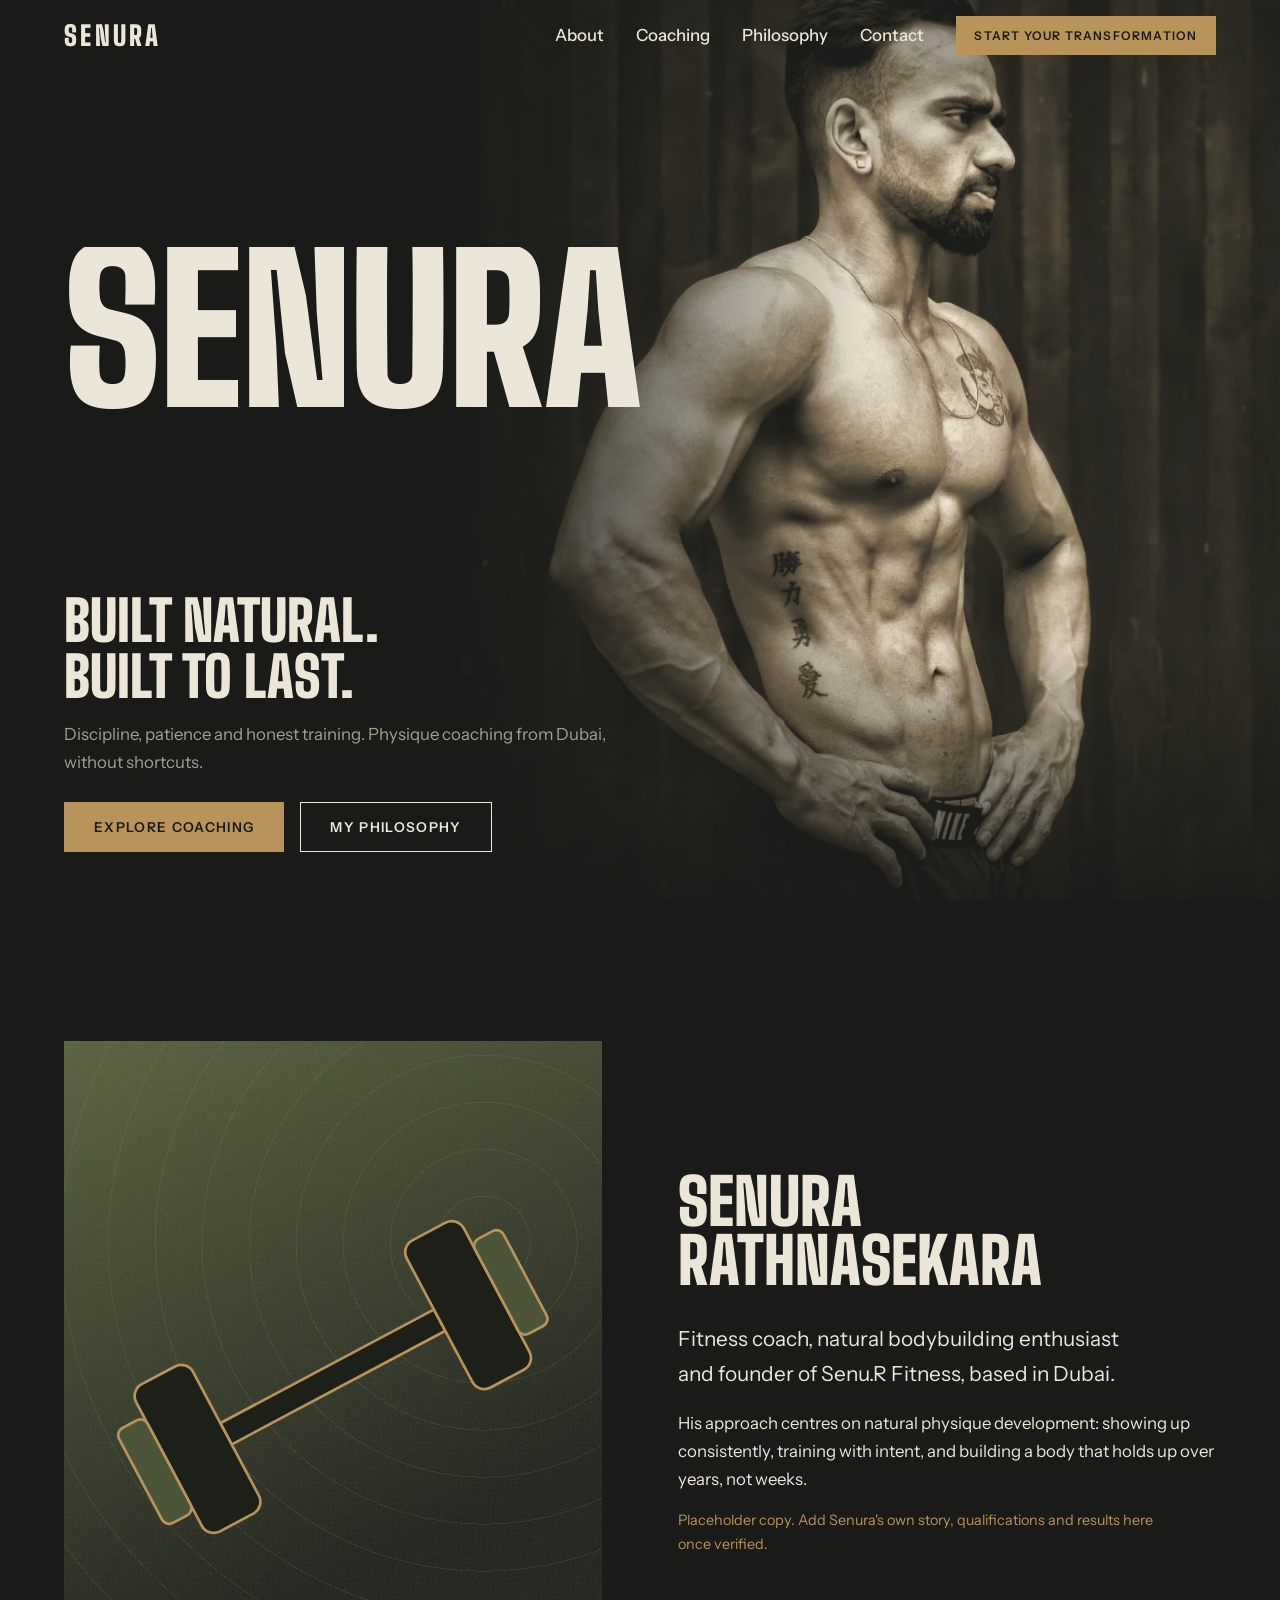
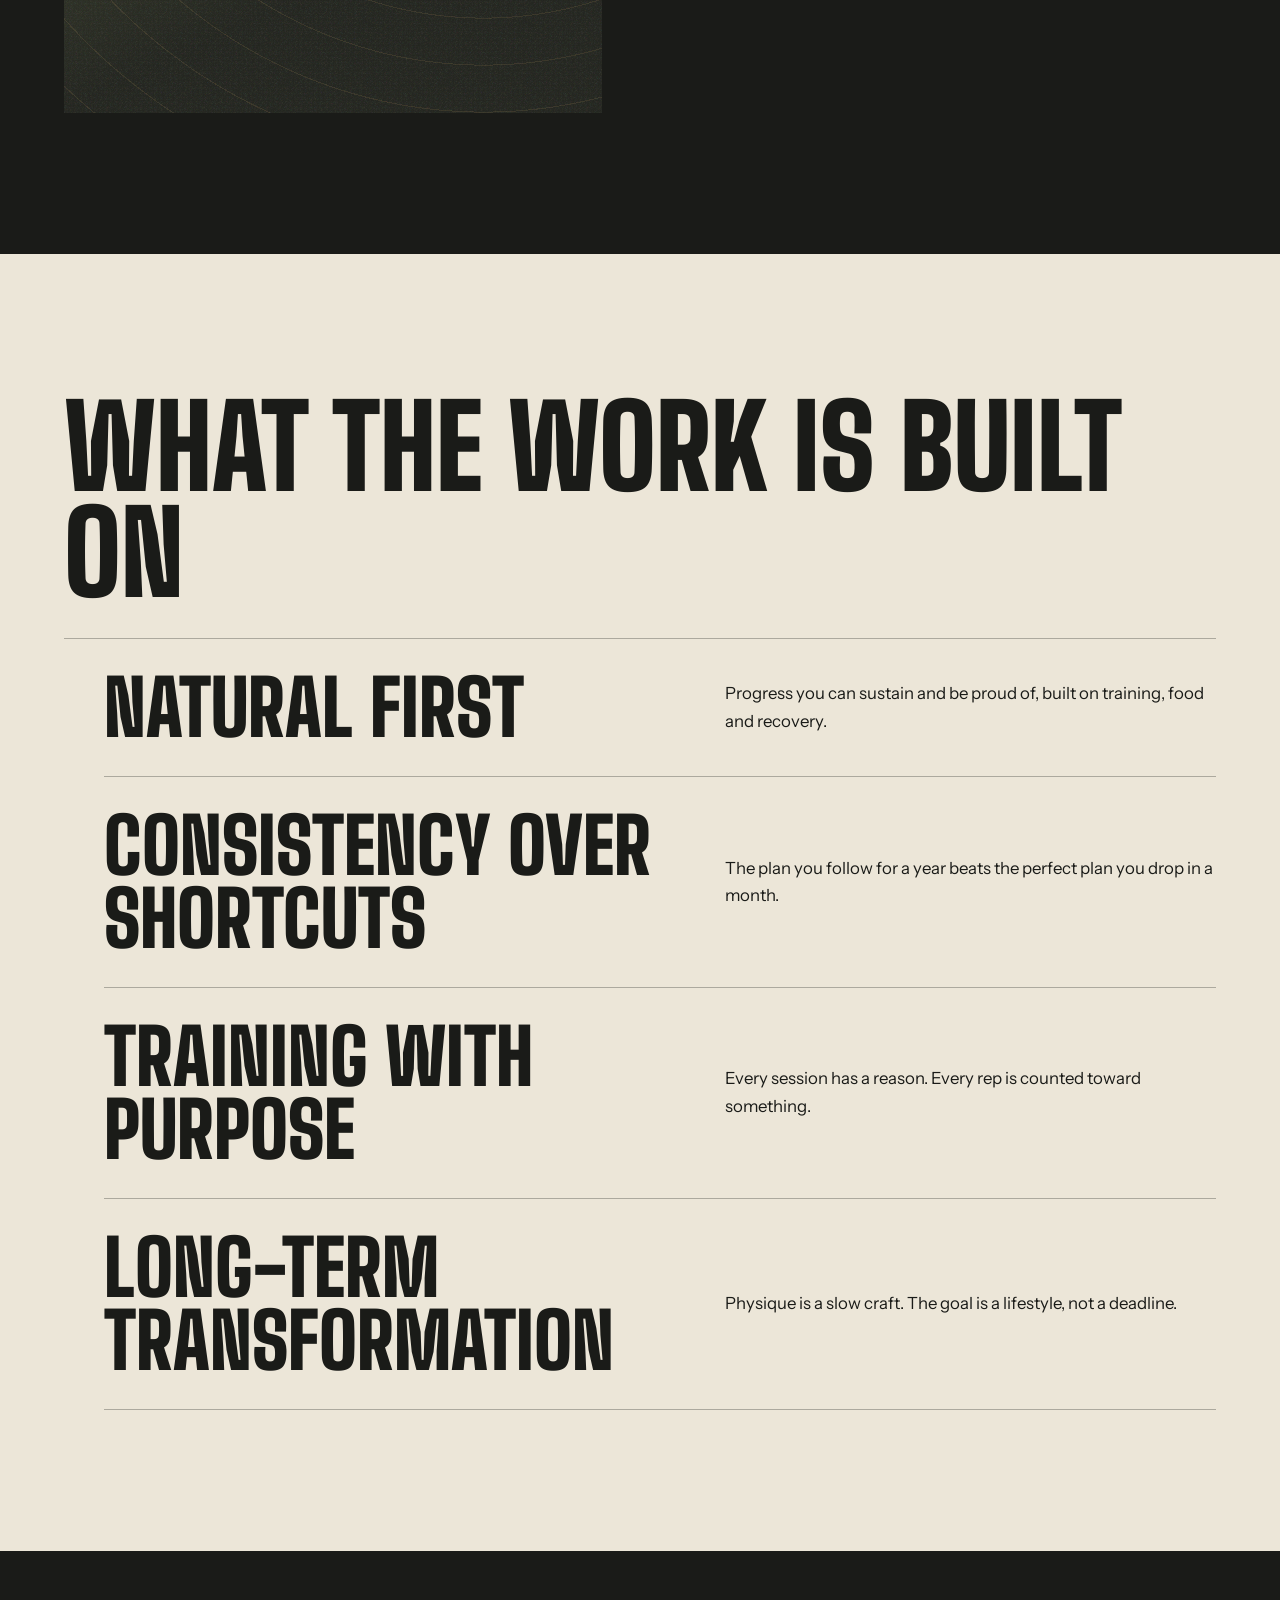
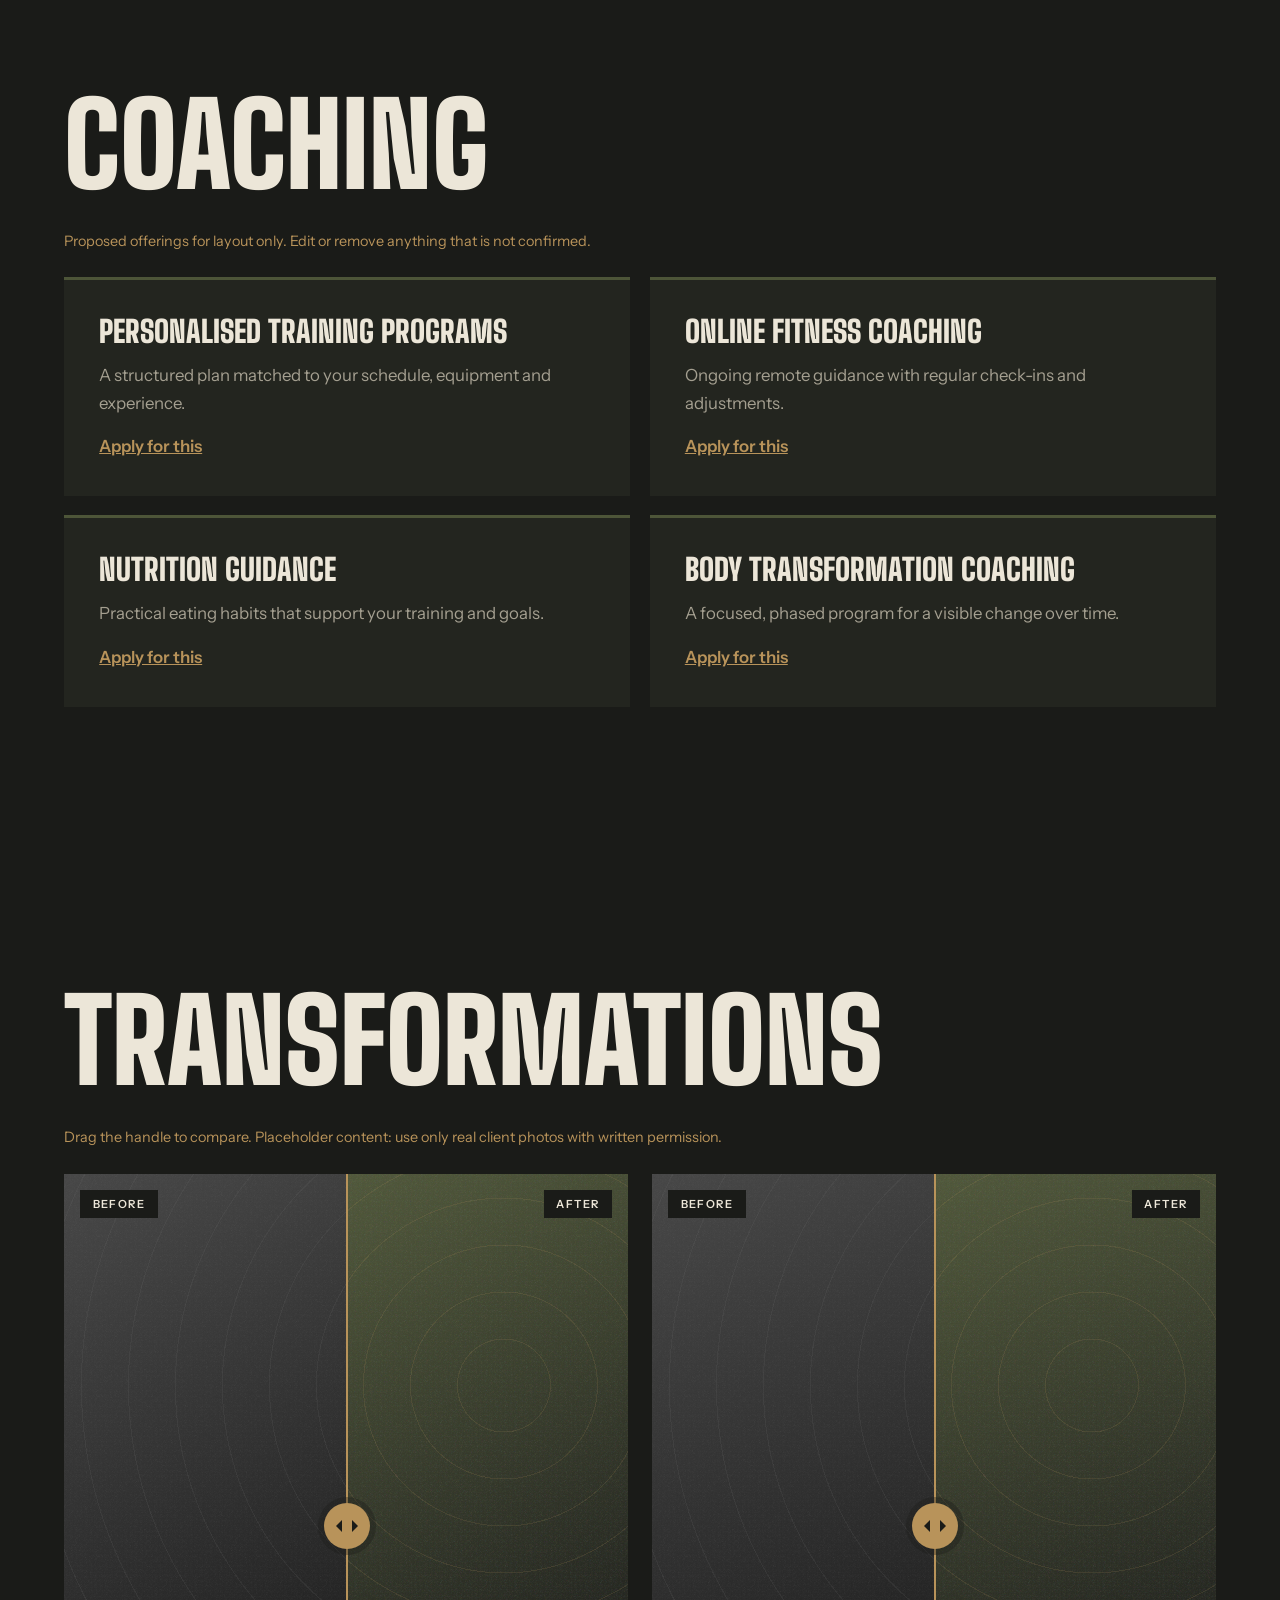
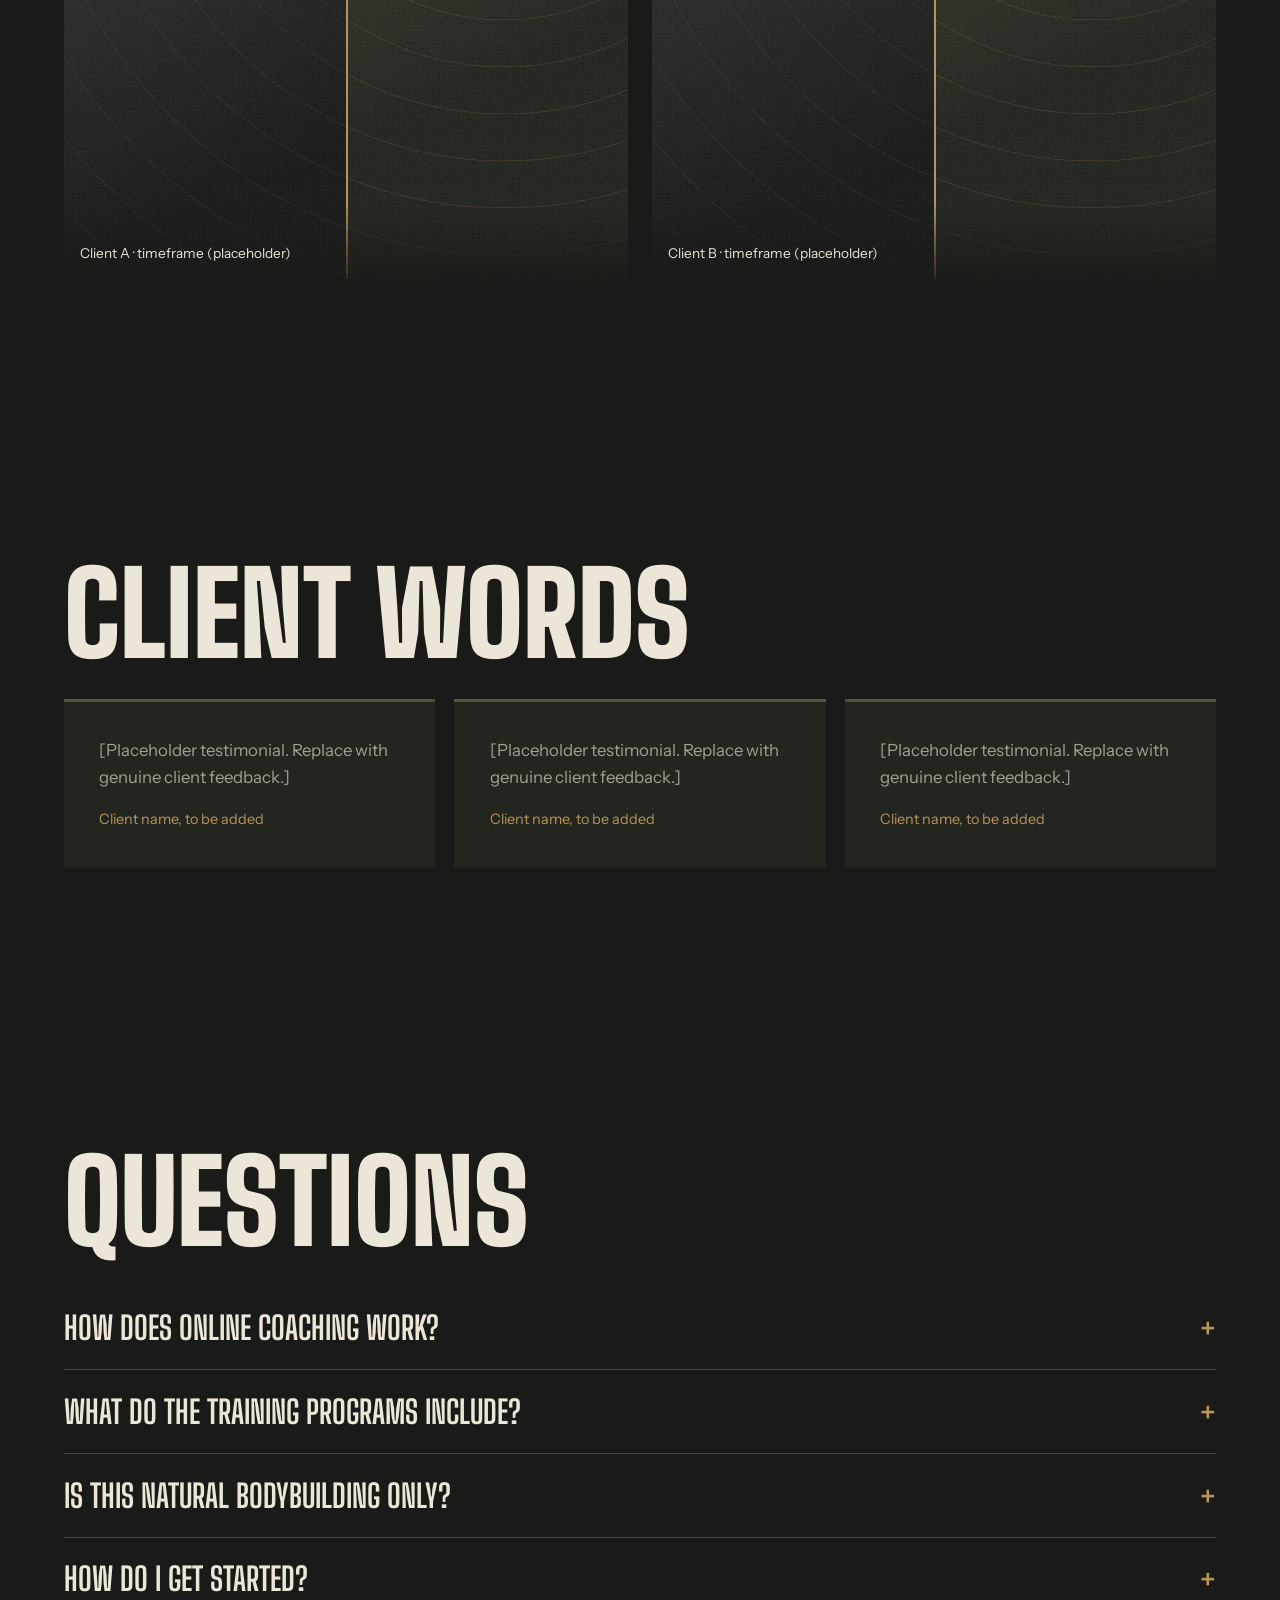
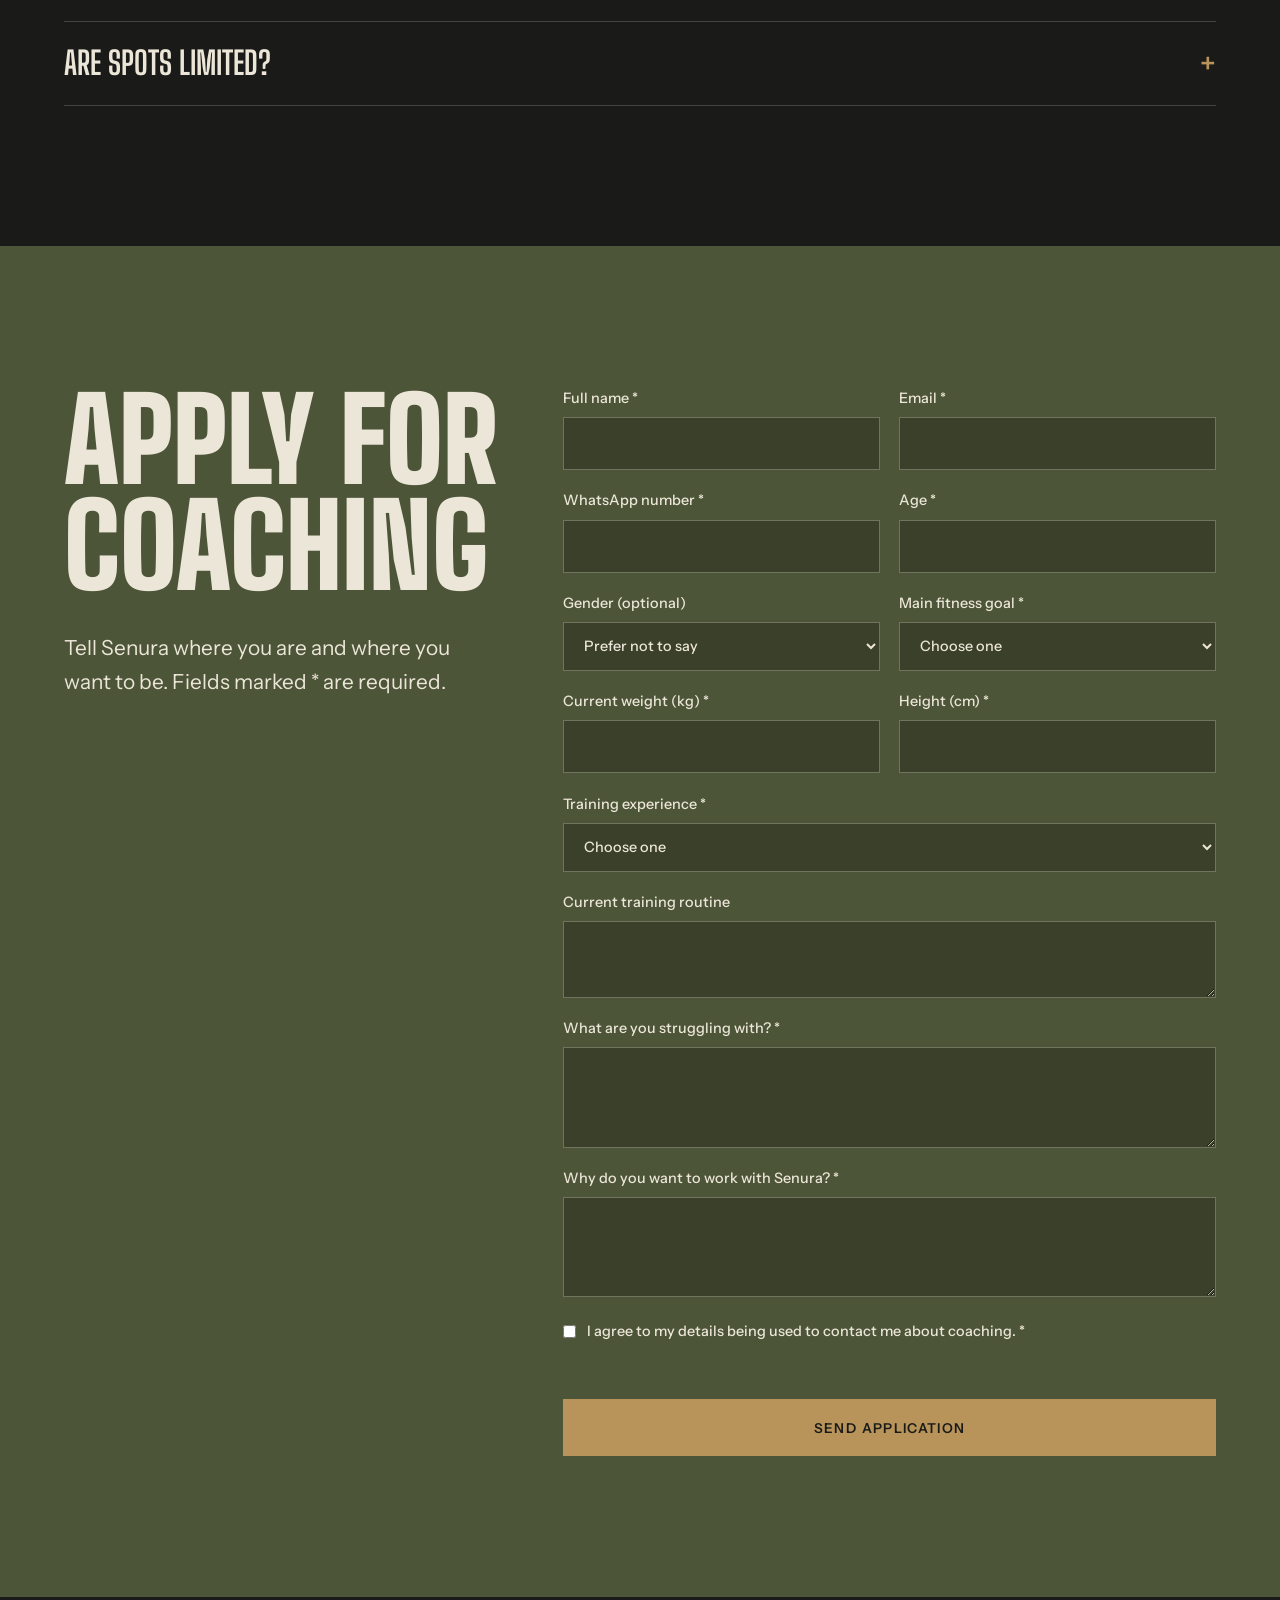
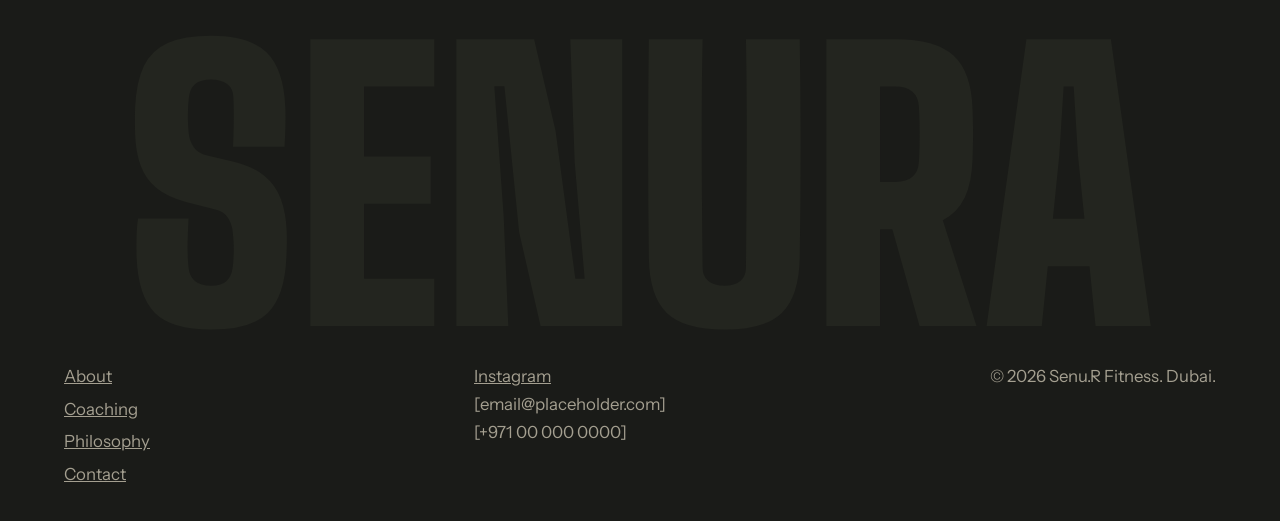
<file: index.html>
<!DOCTYPE html>
<html lang="en">
<head>
<meta charset="utf-8">
<meta name="viewport" content="width=device-width, initial-scale=1">
<title>Senura Rathnasekara | Natural Physique Coaching, Dubai</title>
<meta name="description" content="Natural bodybuilding and fitness coaching by Senura Rathnasekara, founder of Senu.R Fitness, Dubai.">
<link rel="preconnect" href="https://fonts.googleapis.com">
<link rel="preconnect" href="https://fonts.gstatic.com" crossorigin>
<link href="https://fonts.googleapis.com/css2?family=Big+Shoulders+Display:wght@700;900&family=Instrument+Sans:wght@400;500;600&display=swap" rel="stylesheet">
<link rel="stylesheet" href="styles.css">
</head>
<body>
<div class="loader" aria-hidden="true"><span>SENURA</span></div>
<a class="skip" href="#main">Skip to content</a>

<header class="nav" id="nav">
  <a href="#top" class="brand">SENURA</a>
  <nav id="menu" aria-label="Primary">
    <a href="#about">About</a><a href="#coaching">Coaching</a><a href="#philosophy">Philosophy</a><a href="#contact">Contact</a>
    <a href="#contact" class="btn btn--sm">Start your transformation</a>
  </nav>
  <button class="burger" id="burger" aria-label="Open menu" aria-expanded="false" aria-controls="menu"><i></i><i></i></button>
</header>

<main id="main">
<section class="hero" id="top">
  <figure class="ph hero__img"><img src="assets/hero.webp" alt="Senura Rathnasekara, black and white portrait" width="1080" height="1080" fetchpriority="high"></figure>
  <h1 class="hero__word" aria-label="Senura"><span class="mask"><span>SENURA</span></span></h1>
  <div class="hero__copy">
    <p class="hero__line"><span class="mask"><span>Built natural.</span></span><span class="mask"><span>Built to last.</span></span></p>
    <p class="hero__sub">Discipline, patience and honest training. Physique coaching from Dubai, without shortcuts.</p>
    <div class="row"><a href="#coaching" class="btn">Explore coaching</a><a href="#philosophy" class="btn btn--ghost">My philosophy</a></div>
  </div>
</section>

<section class="about wrap" id="about">
  <figure class="ph about__img reveal-img"><svg class="pic" viewBox="0 0 400 500" preserveAspectRatio="xMidYMid slice" aria-hidden="true"><g transform="rotate(-28 200 250)"><rect class="d" x="110" y="241" width="180" height="18"/><rect class="d" x="62" y="188" width="48" height="124" rx="10"/><rect class="o" x="38" y="210" width="24" height="80" rx="6"/><rect class="d" x="290" y="188" width="48" height="124" rx="10"/><rect class="o" x="338" y="210" width="24" height="80" rx="6"/></g></svg></figure>
  <div class="about__txt">
    <h2>Senura Rathnasekara</h2>
    <p class="lead">Fitness coach, natural bodybuilding enthusiast and founder of Senu.R Fitness, based in Dubai.</p>
    <p>His approach centres on natural physique development: showing up consistently, training with intent, and building a body that holds up over years, not weeks.</p>
    <p class="note">Placeholder copy. Add Senura's own story, qualifications and results here once verified.</p>
  </div>
</section>

<section class="phil" id="philosophy">
  <div class="wrap">
    <h2>What the work is built on</h2>
    <ul class="phil__list">
      <li tabindex="0"><b>Natural first</b><span>Progress you can sustain and be proud of, built on training, food and recovery.</span></li>
      <li tabindex="0"><b>Consistency over shortcuts</b><span>The plan you follow for a year beats the perfect plan you drop in a month.</span></li>
      <li tabindex="0"><b>Training with purpose</b><span>Every session has a reason. Every rep is counted toward something.</span></li>
      <li tabindex="0"><b>Long-term transformation</b><span>Physique is a slow craft. The goal is a lifestyle, not a deadline.</span></li>
    </ul>
  </div>
</section>

<section class="coach wrap" id="coaching">
  <h2>Coaching</h2>
  <p class="note">Proposed offerings for layout only. Edit or remove anything that is not confirmed.</p>
  <div class="cards">
    <article class="card"><h3>Personalised training programs</h3><p>A structured plan matched to your schedule, equipment and experience.</p><a href="#contact" data-goal="Muscle Building">Apply for this</a></article>
    <article class="card"><h3>Online fitness coaching</h3><p>Ongoing remote guidance with regular check-ins and adjustments.</p><a href="#contact" data-goal="General Fitness">Apply for this</a></article>
    <article class="card"><h3>Nutrition guidance</h3><p>Practical eating habits that support your training and goals.</p><a href="#contact" data-goal="Fat Loss">Apply for this</a></article>
    <article class="card"><h3>Body transformation coaching</h3><p>A focused, phased program for a visible change over time.</p><a href="#contact" data-goal="Body Recomposition">Apply for this</a></article>
  </div>
</section>

<section class="results wrap" id="results">
  <h2>Transformations</h2>
  <p class="note">Drag the handle to compare. Placeholder content: use only real client photos with written permission.</p>
  <div class="ba-grid">
    <div class="ba reveal-img" style="--pos:50%">
      <figure class="ph ba__after"><span class="art art--r" aria-hidden="true">AFTER</span></figure>
      <figure class="ph ba__before"><span class="art" aria-hidden="true">BEFORE</span></figure>
      <span class="ba__tag ba__tag--l">Before</span><span class="ba__tag ba__tag--r">After</span>
      <div class="ba__handle" aria-hidden="true"><i></i></div>
      <input type="range" min="0" max="100" value="50" aria-label="Compare before and after, transformation 1">
      <p class="ba__cap">Client A · timeframe (placeholder)</p>
    </div>
    <div class="ba reveal-img" style="--pos:50%">
      <figure class="ph ba__after"><span class="art art--r" aria-hidden="true">AFTER</span></figure>
      <figure class="ph ba__before"><span class="art" aria-hidden="true">BEFORE</span></figure>
      <span class="ba__tag ba__tag--l">Before</span><span class="ba__tag ba__tag--r">After</span>
      <div class="ba__handle" aria-hidden="true"><i></i></div>
      <input type="range" min="0" max="100" value="50" aria-label="Compare before and after, transformation 2">
      <p class="ba__cap">Client B · timeframe (placeholder)</p>
    </div>
  </div>
</section>

<section class="testi wrap">
  <h2>Client words</h2>
  <div class="cards cards--3">
    <blockquote class="card"><p>[Placeholder testimonial. Replace with genuine client feedback.]</p><cite>Client name, to be added</cite></blockquote>
    <blockquote class="card"><p>[Placeholder testimonial. Replace with genuine client feedback.]</p><cite>Client name, to be added</cite></blockquote>
    <blockquote class="card"><p>[Placeholder testimonial. Replace with genuine client feedback.]</p><cite>Client name, to be added</cite></blockquote>
  </div>
</section>

<section class="faq wrap">
  <h2>Questions</h2>
  <div class="acc">
    <details><summary>How does online coaching work?</summary><p>Placeholder: describe check-ins, communication channels and program delivery.</p></details>
    <details><summary>What do the training programs include?</summary><p>Placeholder: describe program structure, duration and format.</p></details>
    <details><summary>Is this natural bodybuilding only?</summary><p>Placeholder: confirm Senura's natural stance and what it means for clients.</p></details>
    <details><summary>How do I get started?</summary><p>Complete the application below. Senura reviews each one and replies on WhatsApp or email.</p></details>
    <details><summary>Are spots limited?</summary><p>Placeholder: confirm current availability.</p></details>
  </div>
</section>

<section class="contact" id="contact">
  <div class="wrap contact__in">
    <div><h2>Apply for coaching</h2><p class="lead">Tell Senura where you are and where you want to be. Fields marked * are required.</p></div>
    <form id="form" novalidate>
      <div class="grid">
        <label>Full name *<input name="name" required autocomplete="name"></label>
        <label>Email *<input name="email" type="email" required autocomplete="email"></label>
        <label>WhatsApp number *<input name="whatsapp" type="tel" required autocomplete="tel"></label>
        <label>Age *<input name="age" type="number" min="16" max="90" required></label>
        <label>Gender (optional)<select name="gender"><option value="">Prefer not to say</option><option>Male</option><option>Female</option><option>Other</option></select></label>
        <label>Main fitness goal *<select name="goal" id="goal" required><option value="">Choose one</option><option>Muscle Building</option><option>Fat Loss</option><option>Body Recomposition</option><option>General Fitness</option><option>Natural Bodybuilding</option></select></label>
        <label>Current weight (kg) *<input name="weight" type="number" min="30" max="300" required></label>
        <label>Height (cm) *<input name="height" type="number" min="120" max="230" required></label>
        <label class="full">Training experience *<select name="exp" required><option value="">Choose one</option><option>Beginner (under 1 year)</option><option>Intermediate (1 to 3 years)</option><option>Advanced (3+ years)</option></select></label>
        <label class="full">Current training routine<textarea name="routine" rows="2"></textarea></label>
        <label class="full">What are you struggling with? *<textarea name="struggle" rows="3" required></textarea></label>
        <label class="full">Why do you want to work with Senura? *<textarea name="why" rows="3" required></textarea></label>
      </div>
      <label class="check"><input type="checkbox" name="consent" required> I agree to my details being used to contact me about coaching. *</label>
      <p class="err" id="formErr" role="alert"></p>
      <button class="btn btn--submit" type="submit"><span>Send application</span></button>
    </form>
    <div class="done" id="done" hidden tabindex="-1"><h3>Application received</h3><p>Thank you, <span id="doneName"></span>. Senura will review it and reply on WhatsApp or email.</p><p class="note">Demo only: no backend is connected yet.</p></div>
  </div>
</section>
</main>

<footer class="foot">
  <div class="foot__word" aria-hidden="true">SENURA</div>
  <div class="wrap foot__in">
    <nav aria-label="Footer"><a href="#about">About</a><a href="#coaching">Coaching</a><a href="#philosophy">Philosophy</a><a href="#contact">Contact</a></nav>
    <p><a href="https://www.instagram.com/senura.rathnasekara/" target="_blank" rel="noopener">Instagram</a><br>[email@placeholder.com]<br>[+971 00 000 0000]</p>
    <p>&copy; <span id="yr">2026</span> Senu.R Fitness. Dubai.</p>
  </div>
</footer>
<script src="main.js" defer></script>
</body>
</html>
</file>
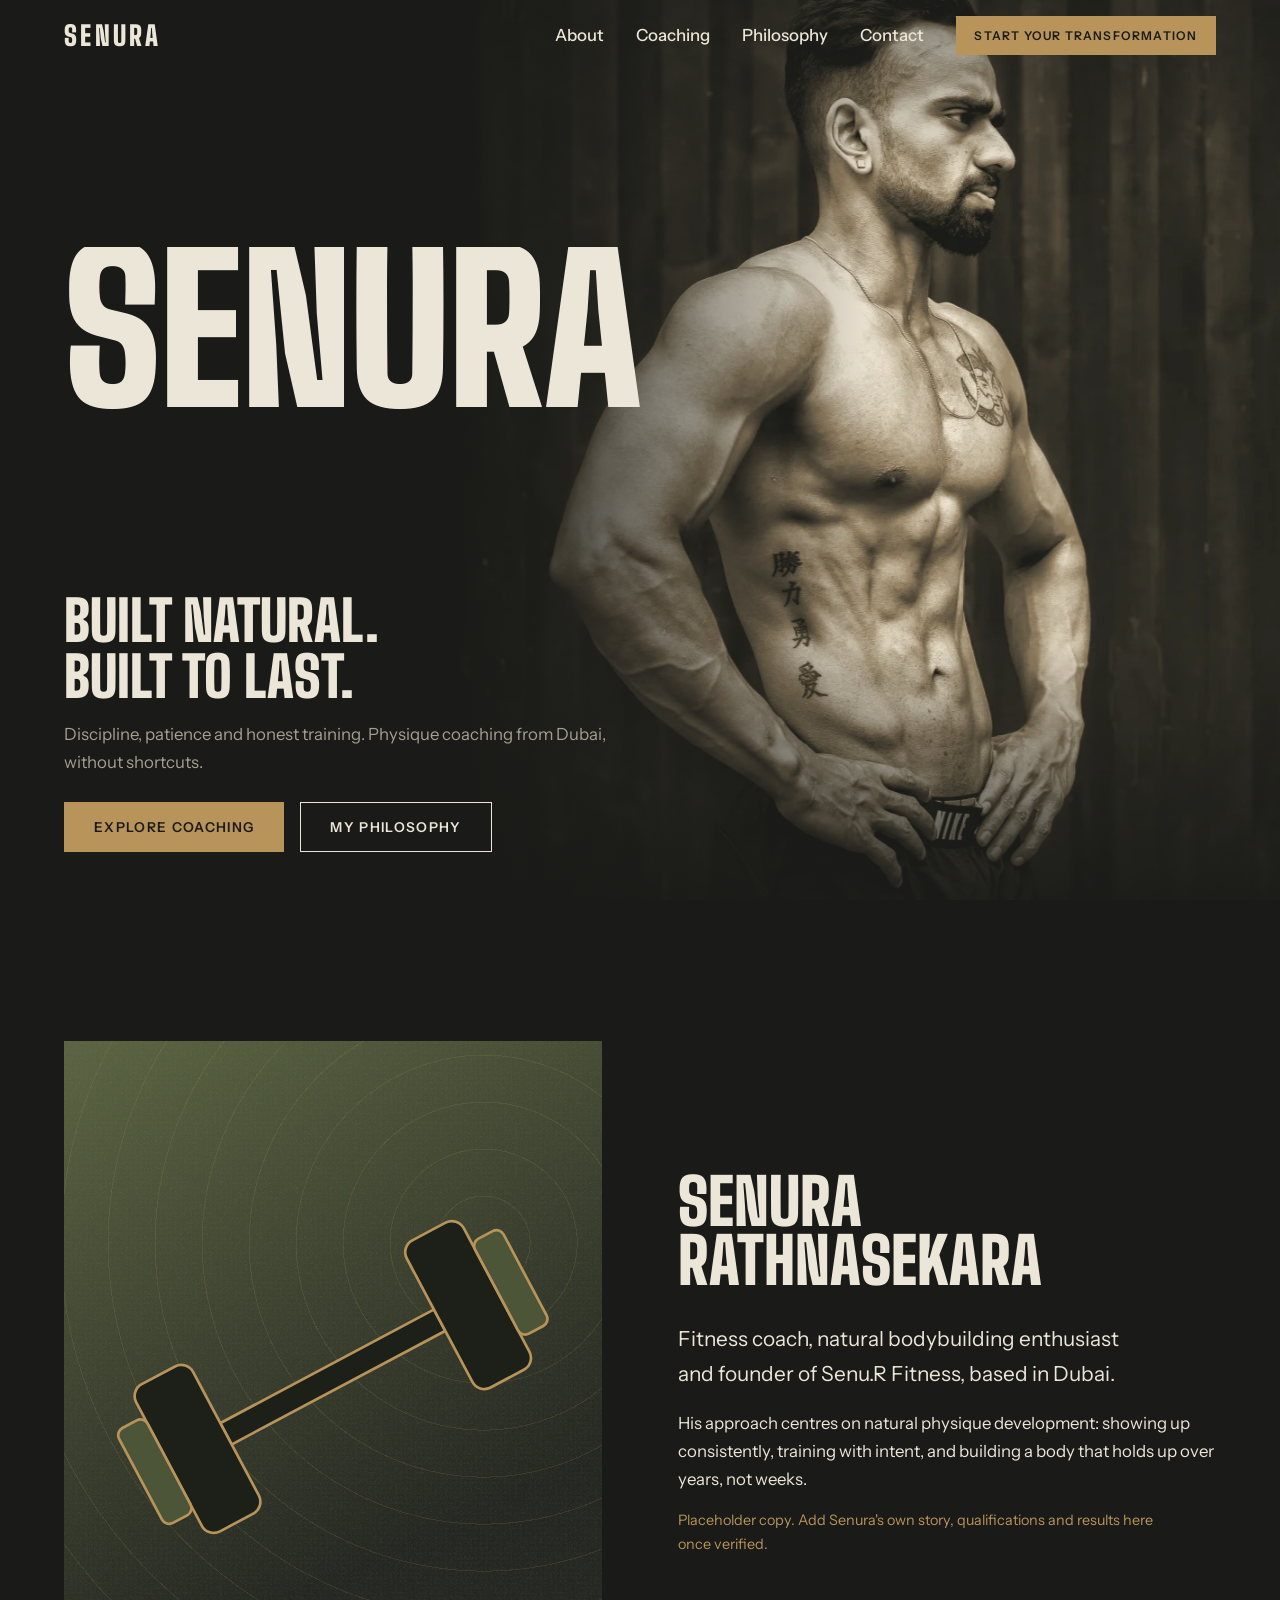
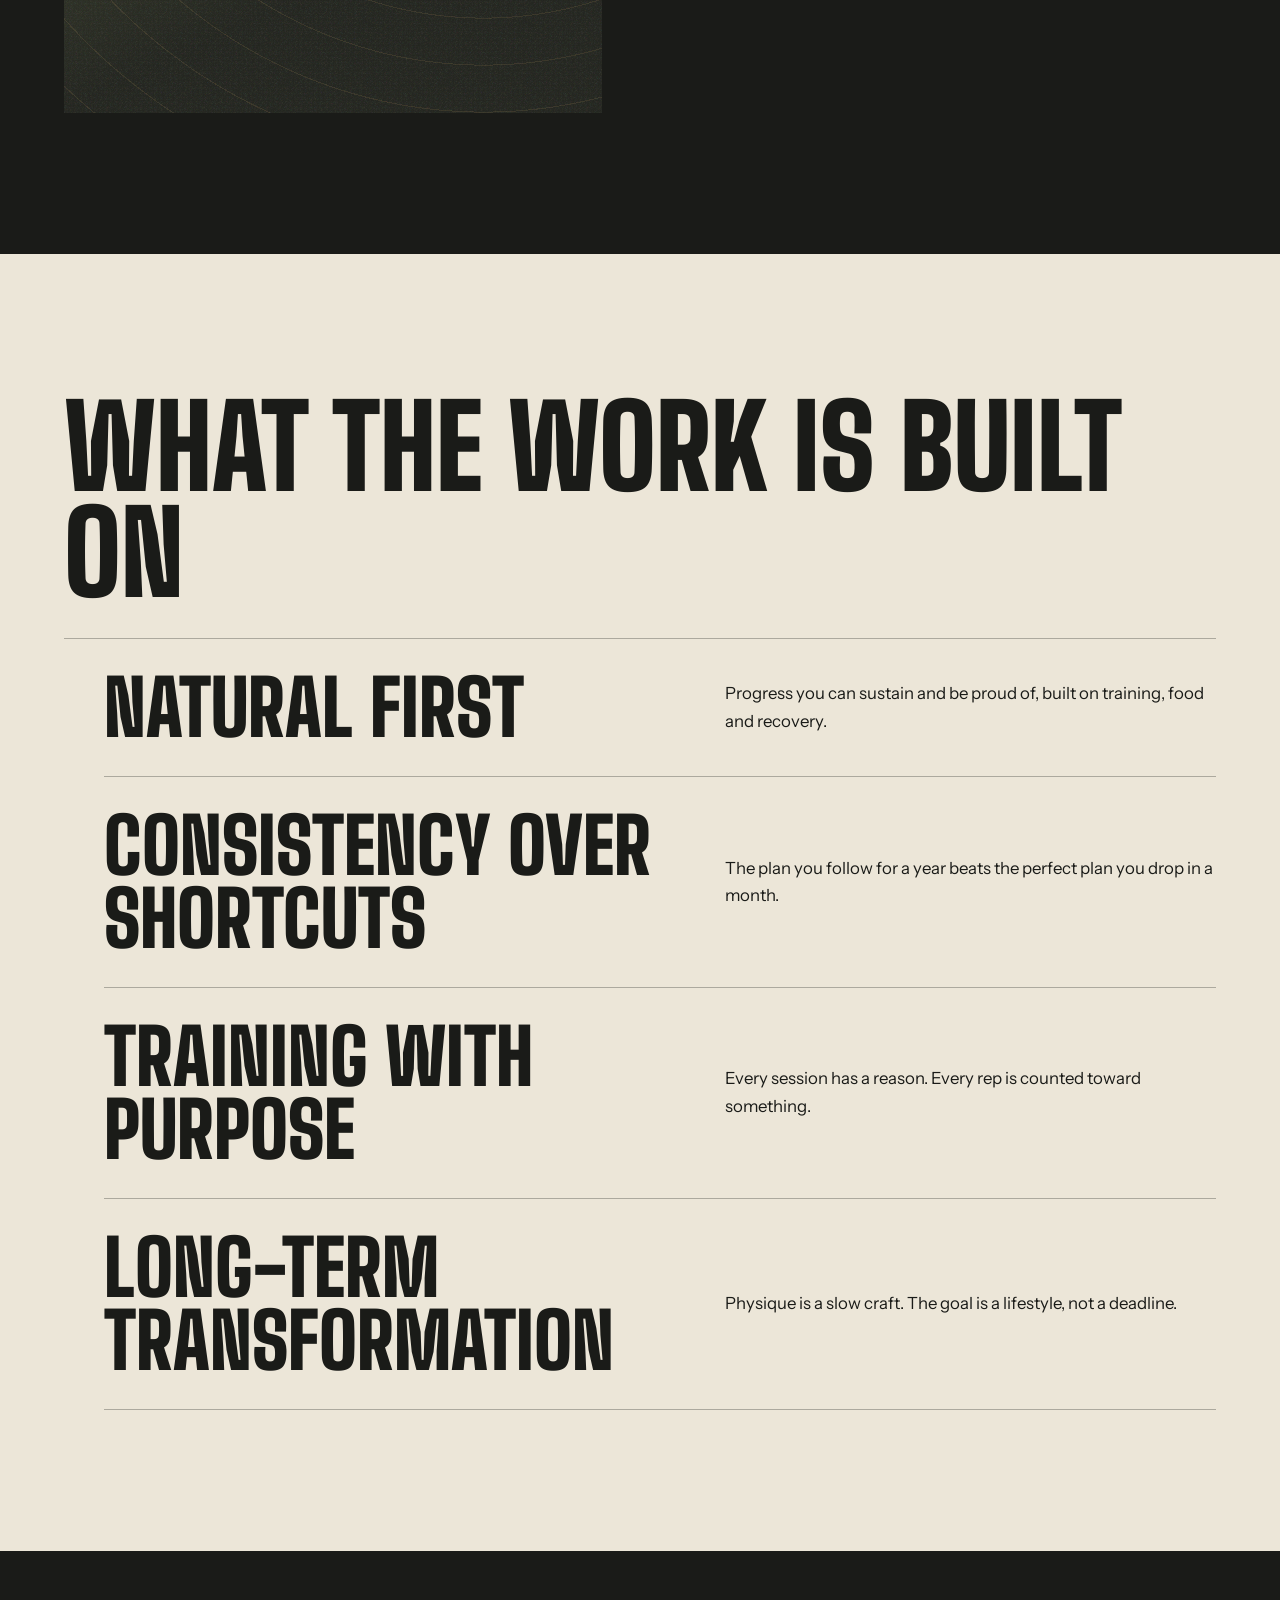
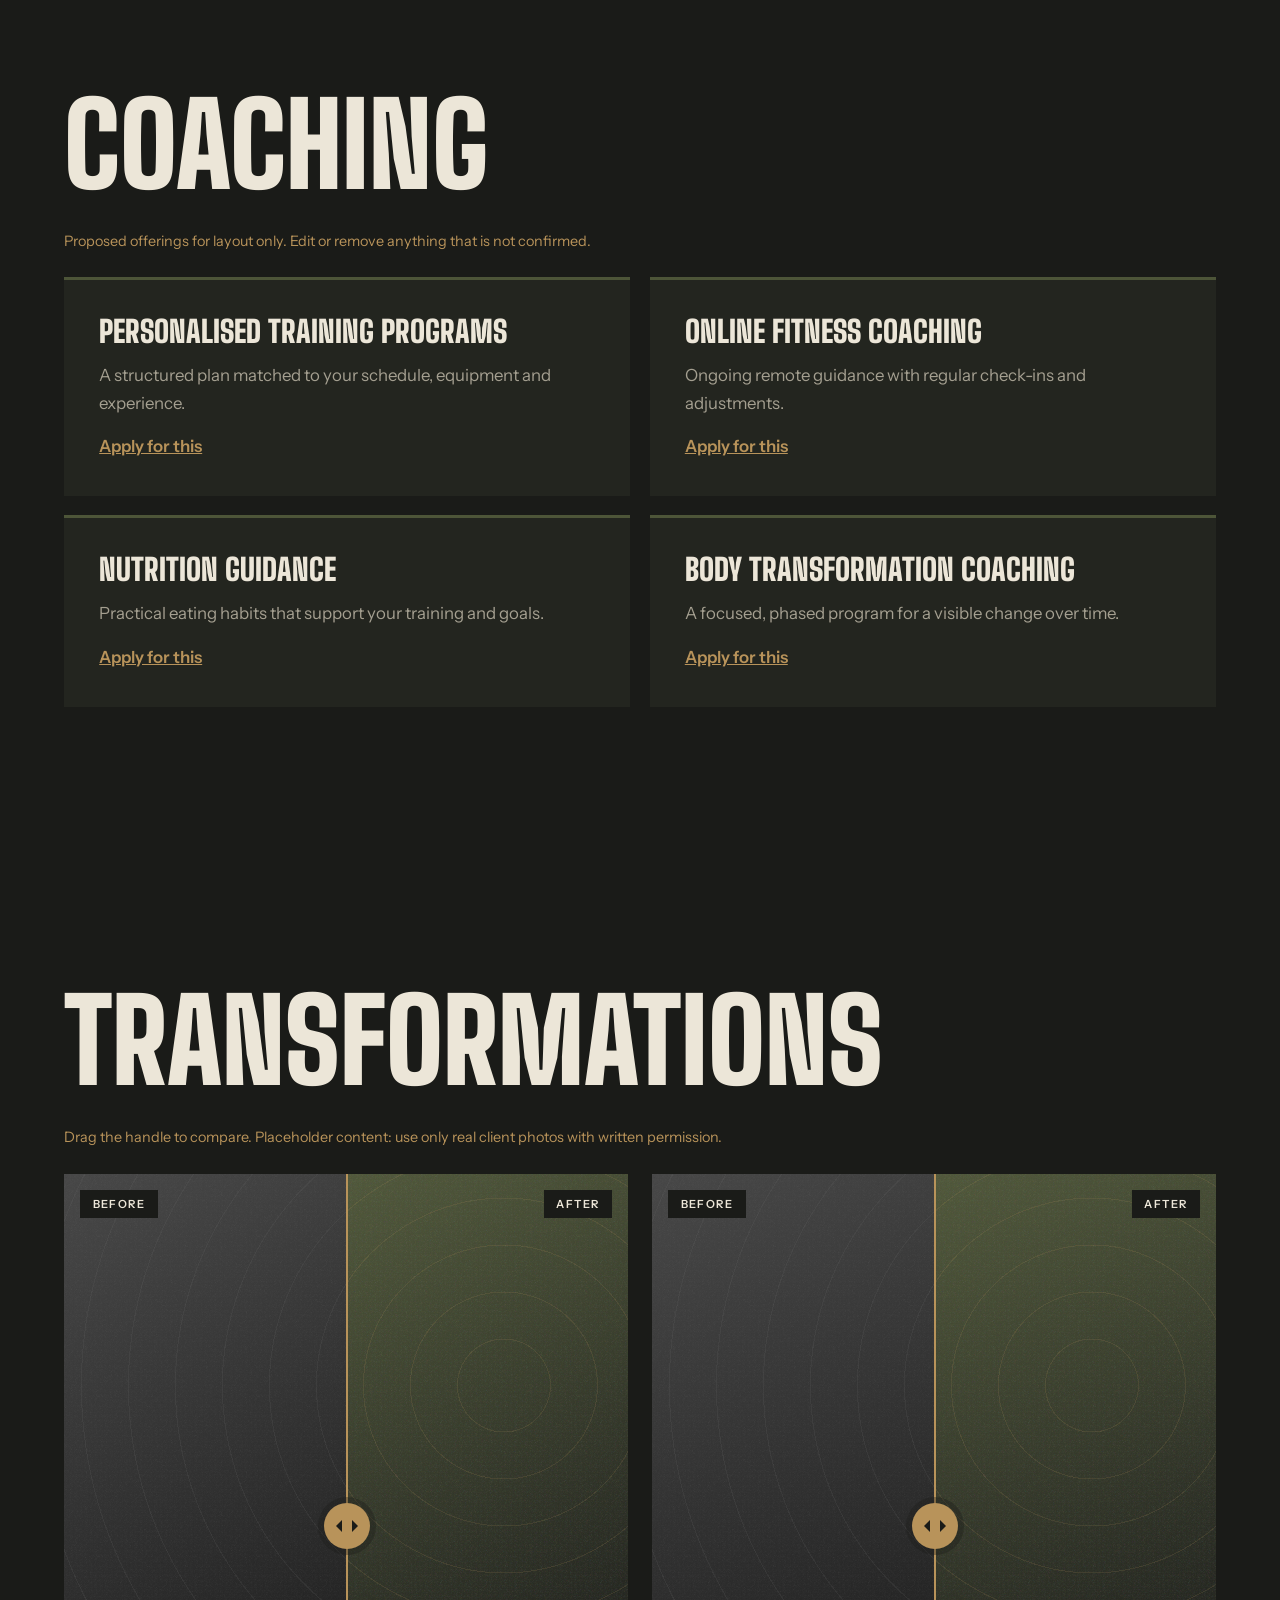
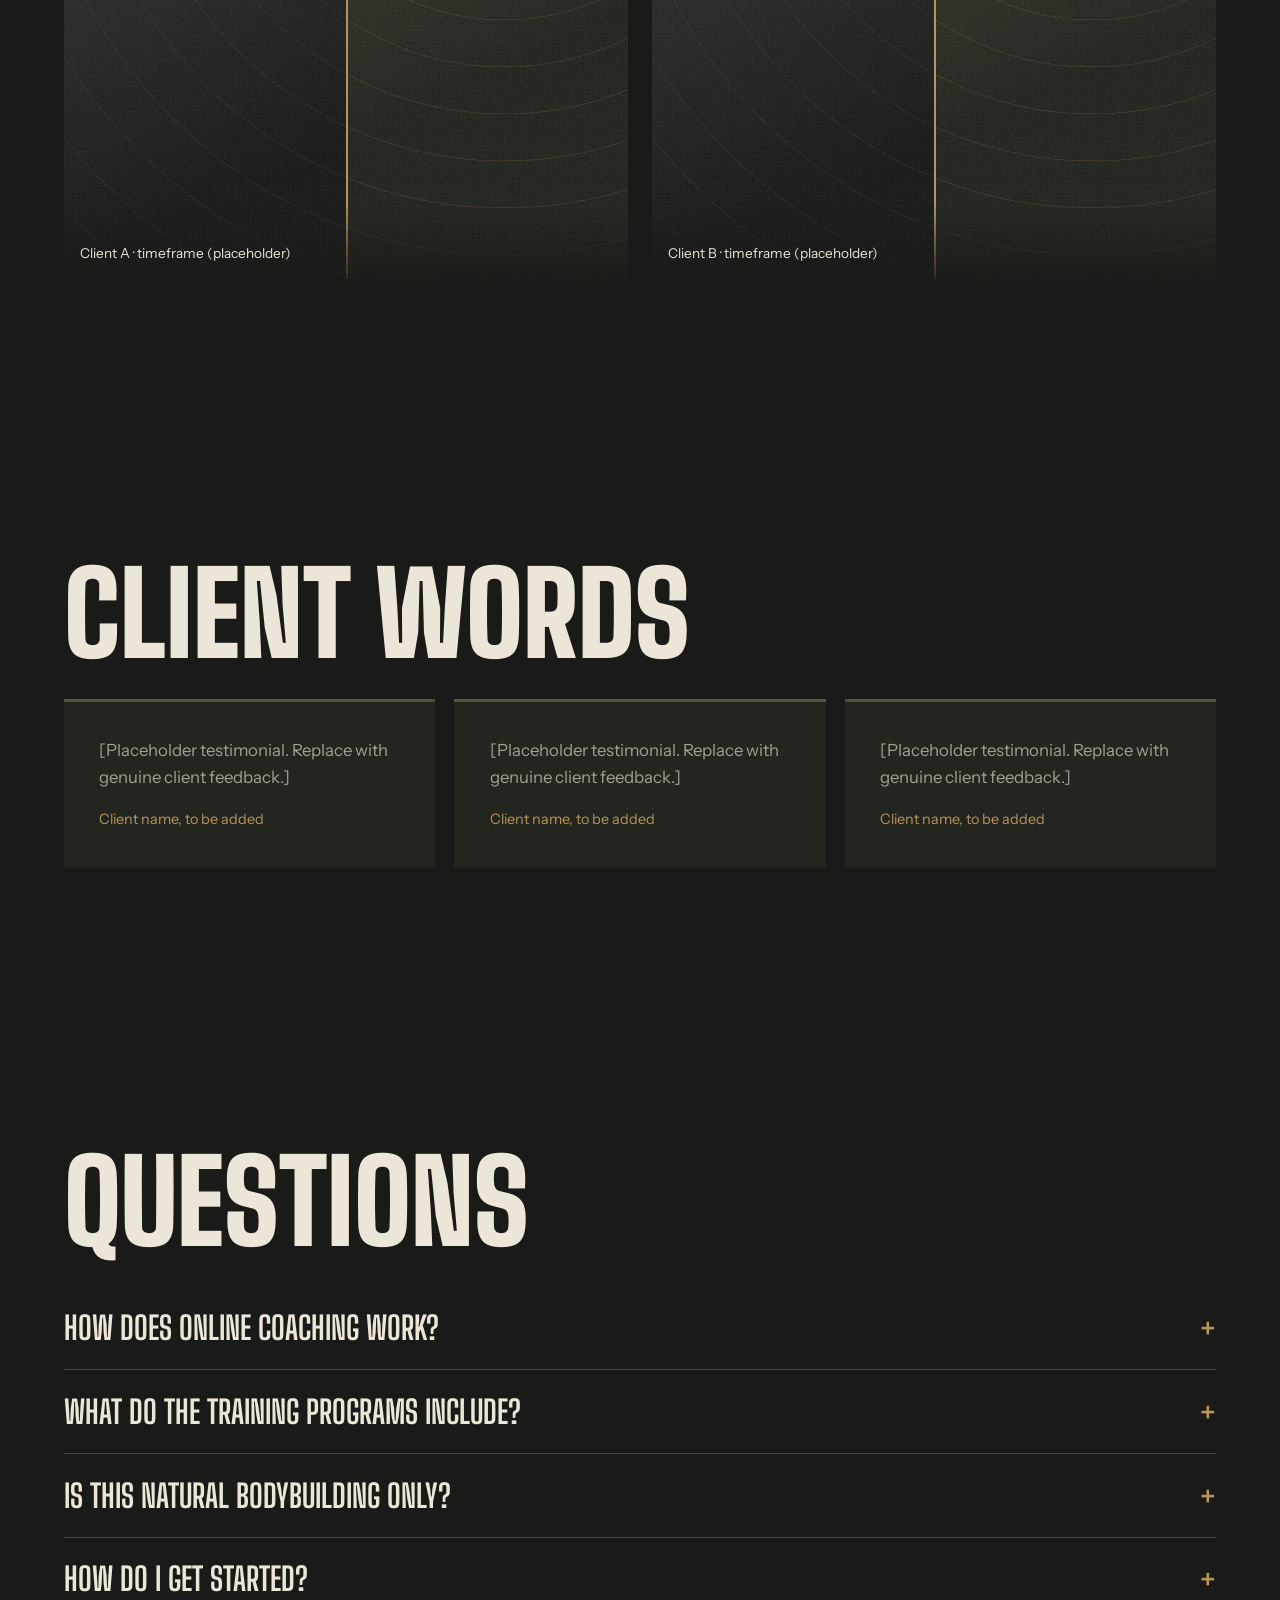
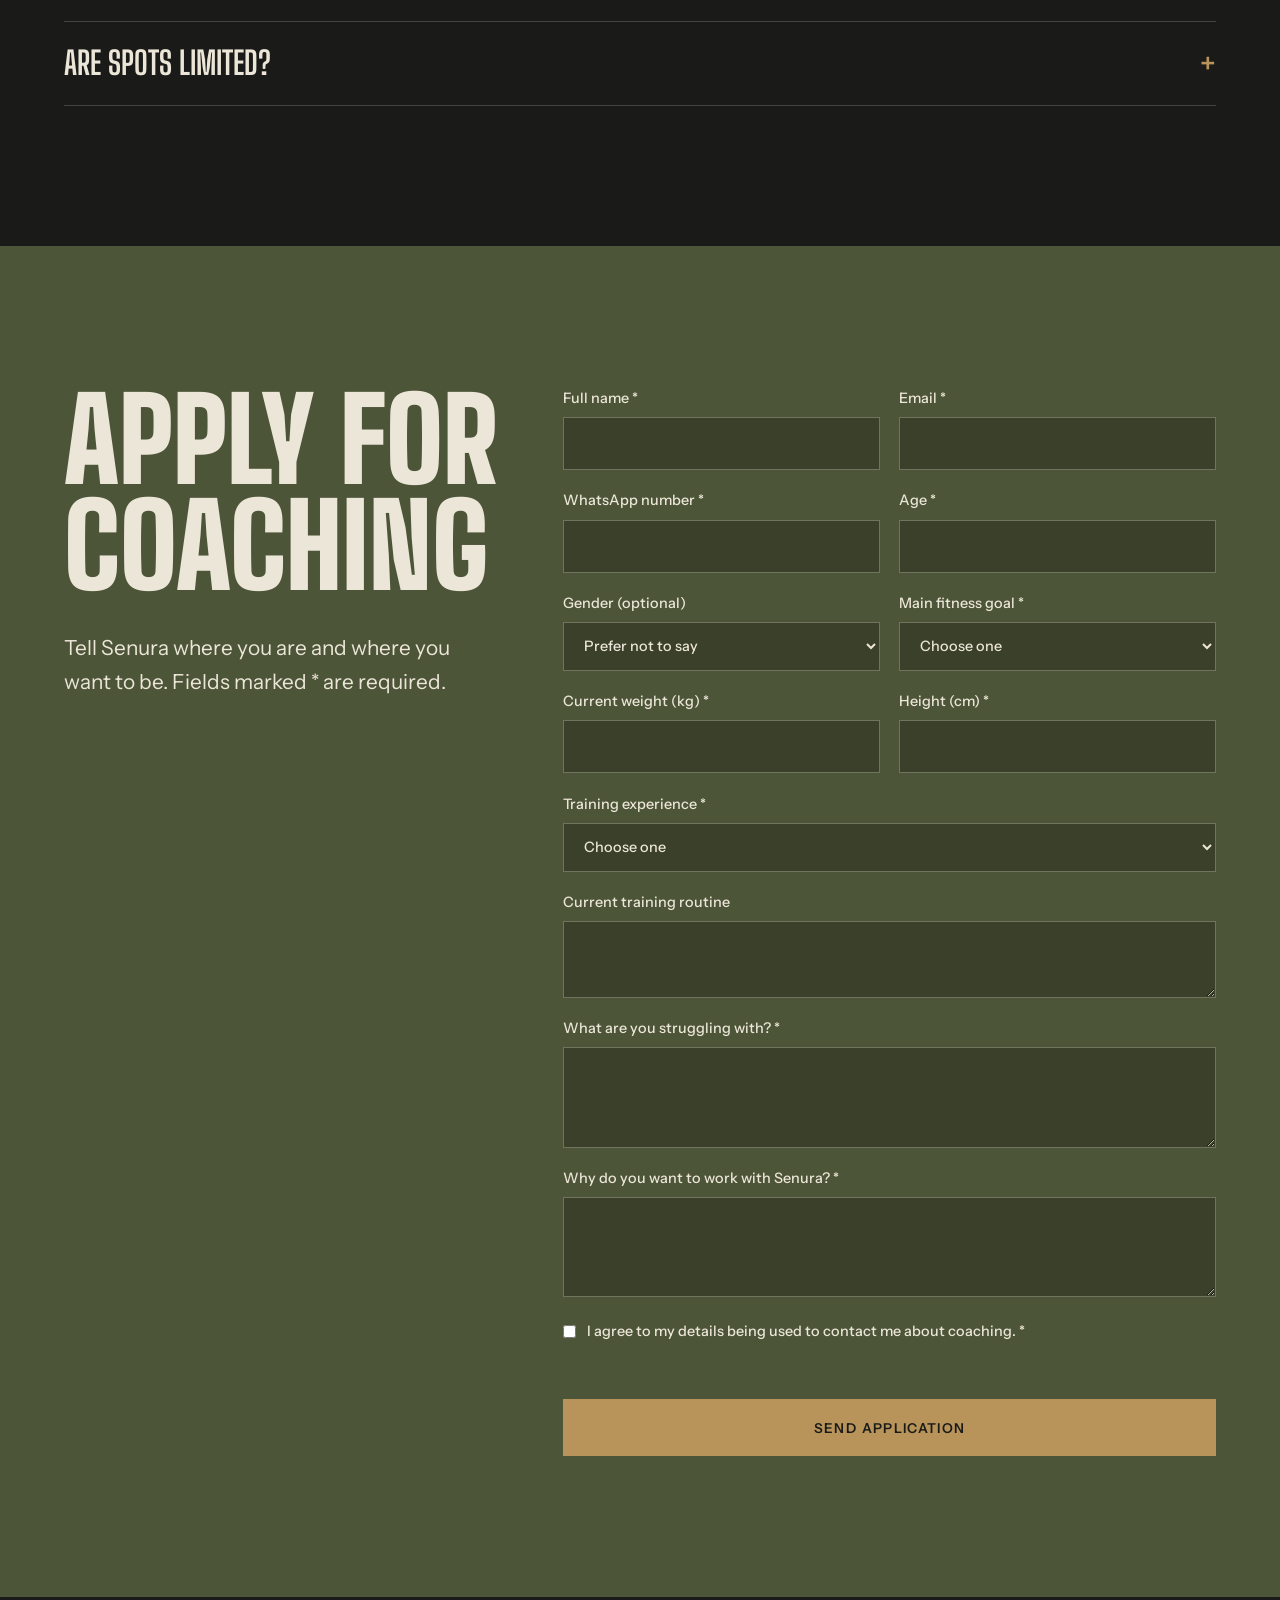
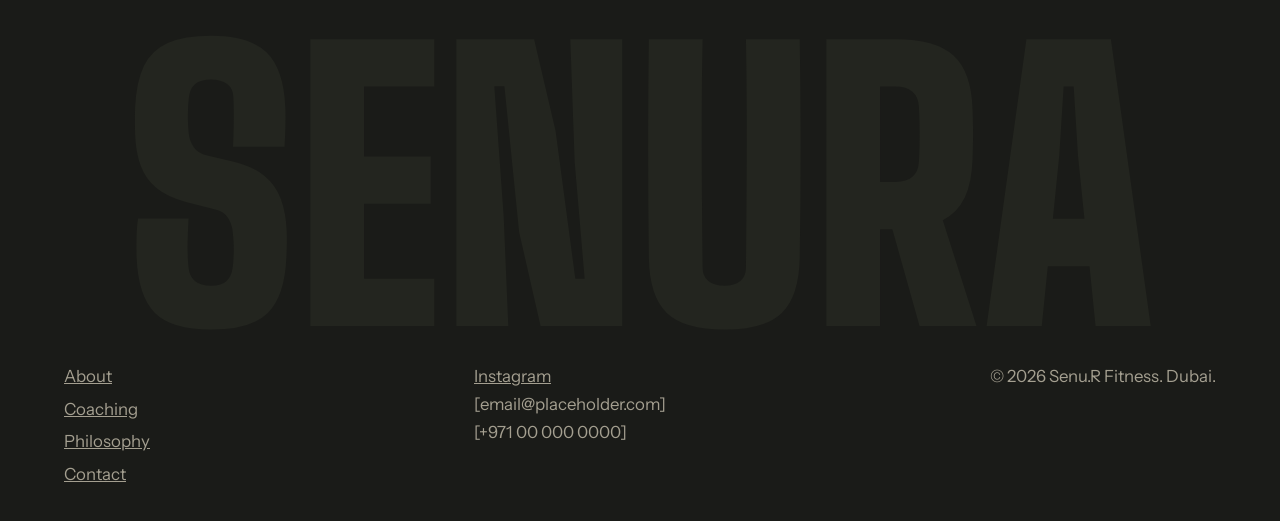
<file: single-file-preview.html>
<!DOCTYPE html>
<html lang="en">
<head>
<meta charset="utf-8">
<meta name="viewport" content="width=device-width, initial-scale=1">
<title>Senura Rathnasekara | Natural Physique Coaching, Dubai</title>
<meta name="description" content="Natural bodybuilding and fitness coaching by Senura Rathnasekara, founder of Senu.R Fitness, Dubai.">
<link rel="preconnect" href="https://fonts.googleapis.com">
<link rel="preconnect" href="https://fonts.gstatic.com" crossorigin>
<link href="https://fonts.googleapis.com/css2?family=Big+Shoulders+Display:wght@700;900&family=Instrument+Sans:wght@400;500;600&display=swap" rel="stylesheet">
<style>
:root{--bg:#1a1b18;--bg2:#23251f;--ivory:#ece6d8;--muted:#a49f90;--olive:#4d5538;--brass:#b8935a;
--display:"Big Shoulders Display",Impact,sans-serif;--body:"Instrument Sans",system-ui,sans-serif;
--pad:clamp(1.25rem,5vw,4rem);--sec:clamp(5rem,11vw,10rem);--ease:cubic-bezier(.77,0,.18,1)}
*{box-sizing:border-box;margin:0}
html{scroll-behavior:smooth;scroll-padding-top:4.5rem}
body{background:var(--bg);color:var(--ivory);font:400 1.05rem/1.65 var(--body);overflow-x:hidden}
a{color:inherit}
:focus-visible{outline:2px solid var(--brass);outline-offset:3px}
h1,h2,h3{font-family:var(--display);font-weight:900;line-height:.92;text-transform:uppercase}
h2{font-size:clamp(2.2rem,9vw,7.5rem);margin-bottom:2rem;overflow-wrap:anywhere}
h3{font-size:1.9rem;line-height:1}
.wrap{padding:var(--sec) var(--pad);max-width:1400px;margin:auto}
.lead{font-size:1.3rem;max-width:34ch;margin-bottom:1.2rem}
.note{color:var(--brass);font-size:.9rem;margin-bottom:1.5rem}
.skip{position:absolute;left:-999px}.skip:focus{left:1rem;top:1rem;background:var(--ivory);color:var(--bg);padding:.5rem 1rem;z-index:99}
.mask{display:block;overflow:hidden}.mask>span{display:block;transform:translateY(110%);transition:transform 1.1s var(--ease)}
.go .mask>span{transform:none}

.loader{position:fixed;inset:0;background:var(--ivory);color:var(--bg);display:grid;place-items:center;z-index:100;font:900 clamp(3rem,12vw,9rem)/1 var(--display);transition:transform .9s var(--ease) .5s}
.go .loader{transform:translateY(-100%)}
.no-js .loader{display:none}

.nav{position:fixed;top:0;left:0;right:0;display:flex;justify-content:space-between;align-items:center;padding:1rem var(--pad);z-index:50;transition:background .4s,transform .5s var(--ease)}
.nav.solid{background:rgba(26,27,24,.92);backdrop-filter:blur(10px)}.nav.hide{transform:translateY(-100%)}
.brand{font:900 1.7rem var(--display);letter-spacing:.12em;text-decoration:none}
#menu{display:flex;gap:2rem;align-items:center}
#menu a:not(.btn){text-decoration:none;font-weight:500;position:relative}
#menu a:not(.btn)::after{content:"";position:absolute;left:0;bottom:-3px;height:1px;width:100%;background:var(--brass);transform:scaleX(0);transform-origin:right;transition:transform .4s var(--ease)}
#menu a:not(.btn):hover::after{transform:scaleX(1);transform-origin:left}
.burger{display:none;background:none;border:0;width:44px;height:44px;cursor:pointer;position:relative}
.burger i{position:absolute;left:10px;right:10px;height:2px;background:var(--ivory);transition:transform .4s var(--ease)}
.burger i:first-child{top:17px}.burger i:last-child{top:25px}
.burger[aria-expanded=true] i:first-child{transform:translateY(4px) rotate(45deg)}.burger[aria-expanded=true] i:last-child{transform:translateY(-4px) rotate(-45deg)}

.btn{display:inline-block;background:var(--brass);color:var(--bg);padding:1rem 1.8rem;font:600 .85rem var(--body);letter-spacing:.1em;text-transform:uppercase;text-decoration:none;border:1px solid var(--brass);cursor:pointer;transition:background .35s,color .35s,transform .35s var(--ease)}
.btn:hover{background:var(--ivory);border-color:var(--ivory);transform:translateY(-3px)}
.btn--ghost{background:transparent;color:var(--ivory);border-color:var(--ivory)}.btn--ghost:hover{background:var(--ivory);color:var(--bg)}
.btn--sm{padding:.7rem 1.1rem;font-size:.75rem}
.row{display:flex;gap:1rem;flex-wrap:wrap}

.ph{position:relative;background:linear-gradient(160deg,var(--olive),var(--bg2));overflow:hidden}
.ph::before{content:"";position:absolute;inset:0;background:
 url("data:image/svg+xml,%3Csvg xmlns='http://www.w3.org/2000/svg' width='160' height='160'%3E%3Cfilter id='n'%3E%3CfeTurbulence baseFrequency='.8' numOctaves='2'/%3E%3C/filter%3E%3Crect width='100%25' height='100%25' filter='url(%23n)' opacity='.16'/%3E%3C/svg%3E"),
 repeating-radial-gradient(circle at 78% 30%,transparent 0 46px,rgba(184,147,90,.14) 46px 47px),
 linear-gradient(155deg,#5a6340,var(--bg2) 72%)}
.art{position:absolute;left:8%;bottom:6%;font:900 clamp(5rem,13vw,11rem)/.8 var(--display);color:transparent;-webkit-text-stroke:1px rgba(236,230,216,.3);pointer-events:none}
.art--hero{left:auto;right:8%;bottom:14%;font-size:clamp(7rem,24vw,22rem)}
.ph img{z-index:1}
.ph img{position:absolute;inset:0;width:100%;height:100%;object-fit:cover}

.hero{position:relative;min-height:100svh;display:grid;align-items:end;padding:6rem var(--pad) 3rem;overflow:hidden}
.hero__img img{object-fit:cover;object-position:62% 20%}.hero__img{position:absolute;inset:0 0 0 38%;will-change:transform;background:radial-gradient(circle at 55% 60%,rgba(77,85,56,.6),transparent 62%)}

.hero__img::after{content:"";position:absolute;inset:0;z-index:2;background:linear-gradient(90deg,var(--bg) 0,rgba(26,27,24,.55) 22%,transparent 50%),linear-gradient(0deg,var(--bg),transparent 30%),linear-gradient(180deg,rgba(26,27,24,.6),transparent 22%)}
.hero__word{position:relative;font-size:clamp(5rem,16vw,19rem);letter-spacing:-.01em;line-height:.8;pointer-events:none;z-index:1}
.hero__copy{position:relative;z-index:2;max-width:34rem;margin-top:2rem}
.hero__line{font:900 clamp(2rem,4.5vw,3.5rem)/1 var(--display);text-transform:uppercase;margin-bottom:1rem}
.hero__sub{color:var(--muted);margin-bottom:1.6rem}
.hero__copy .row,.hero__sub{opacity:0;transform:translateY(20px);transition:all .9s var(--ease) 1.5s}
.go .hero__copy .row,.go .hero__sub{opacity:1;transform:none}
.go .hero__word .mask>span{transition-delay:.9s}.go .hero__line .mask>span{transition-delay:1.2s}

.about{display:grid;grid-template-columns:minmax(0,1fr) minmax(0,1fr);gap:clamp(2rem,6vw,6rem);align-items:center}
.about__img{aspect-ratio:4/5;width:100%}.about__txt{min-width:0}.about__txt h2{font-size:clamp(2.4rem,5vw,4.6rem);overflow-wrap:anywhere}.about__txt p+p{margin-top:1rem;max-width:50ch}
.reveal-img{opacity:0;transform:translateY(50px) scale(.97);transition:opacity 1s var(--ease),transform 1.2s var(--ease)}.reveal-img.in{opacity:1;transform:none}

.phil{background:var(--ivory);color:var(--bg)}
.phil__list{list-style:none;border-top:1px solid rgba(26,27,24,.3)}
.phil__list li{display:grid;grid-template-columns:1.2fr 1fr;gap:2rem;align-items:center;padding:2rem 0;border-bottom:1px solid rgba(26,27,24,.3);cursor:default;transition:padding .5s var(--ease),color .4s,background .4s}
.phil__list b{font:900 clamp(2.2rem,6vw,5rem)/.95 var(--display);text-transform:uppercase}
.phil__list li:hover,.phil__list li:focus{padding-left:2rem;background:var(--olive);color:var(--ivory)}

.cards{display:grid;grid-template-columns:repeat(2,1fr);gap:1.2rem}.cards--3{grid-template-columns:repeat(3,1fr)}
.card{background:var(--bg2);padding:2.2rem;display:flex;flex-direction:column;gap:1rem;border-top:3px solid var(--olive);transition:border-color .4s,transform .5s var(--ease)}
.card:hover{border-color:var(--brass);transform:translateY(-6px)}
.card p{color:var(--muted)}.card a{margin-top:auto;color:var(--brass);font-weight:600}
cite{color:var(--brass);font-style:normal;font-size:.9rem;margin-top:auto}

.gallery{display:grid;grid-template-columns:repeat(12,1fr);gap:1rem}
.gallery .ph{min-height:260px}
.g1{grid-column:1/6;aspect-ratio:3/4}.g2{grid-column:6/13;aspect-ratio:4/3;margin-top:4rem}.g3{grid-column:2/8;aspect-ratio:4/3}.g4{grid-column:8/13;aspect-ratio:3/4;margin-top:-4rem}
.gallery img{transition:transform 1.2s var(--ease)}.gallery .ph:hover img{transform:scale(1.05)}

.acc details{border-bottom:1px solid #444}
.acc summary{font:700 clamp(1.3rem,3vw,2rem) var(--display);text-transform:uppercase;padding:1.4rem 0;cursor:pointer;list-style:none;display:flex;justify-content:space-between}
.acc summary::after{content:"+";color:var(--brass);transition:transform .4s var(--ease)}
.acc details[open] summary::after{transform:rotate(45deg)}
.acc details p{padding-bottom:1.4rem;color:var(--muted);max-width:60ch;animation:fade .5s}
@keyframes fade{from{opacity:0;transform:translateY(-8px)}}

.contact{background:var(--olive)}
.contact__in{display:grid;grid-template-columns:.8fr 1.2fr;gap:4rem;align-items:start}
.grid{display:grid;grid-template-columns:1fr 1fr;gap:1.2rem}.full{grid-column:1/-1}
label{display:flex;flex-direction:column;gap:.4rem;font-size:.9rem;font-weight:500}
input,select,textarea{font:inherit;color:var(--ivory);background:rgba(0,0,0,.25);border:1px solid rgba(236,230,216,.3);padding:.85rem 1rem;border-radius:0;transition:border-color .3s}
input:focus,select:focus,textarea:focus{outline:none;border-color:var(--brass)}
select option{color:#000}
.invalid{border-color:#ff9b85!important}
.check{flex-direction:row;gap:.7rem;align-items:flex-start;margin:1.4rem 0}.check input{margin-top:.3rem;accent-color:var(--brass)}
.err{color:#ffc2b4;min-height:1.5rem;margin-bottom:.6rem}
.btn--submit{width:100%;padding:1.2rem;position:relative}
.btn--submit.loading{pointer-events:none;opacity:.8}.btn--submit.loading span::after{content:"";display:inline-block;width:.9em;height:.9em;margin-left:.7em;border:2px solid var(--bg);border-top-color:transparent;border-radius:50%;animation:spin .7s linear infinite;vertical-align:-.1em}
@keyframes spin{to{transform:rotate(1turn)}}
.done{background:var(--bg);padding:3rem;animation:fade .8s}.done h3{font-size:3.5rem;margin-bottom:1rem}

.foot{background:var(--bg);overflow:hidden}
.foot__word{font:900 clamp(5rem,28vw,26rem)/.8 var(--display);color:var(--bg2);text-align:center;padding-top:3rem;white-space:nowrap}
.foot__in{display:flex;justify-content:space-between;gap:2rem;flex-wrap:wrap;padding-top:2rem;padding-bottom:2rem;color:var(--muted)}
.foot nav{display:flex;flex-direction:column;gap:.3rem}

.cursor{position:fixed;left:0;top:0;margin:-7px 0 0 -7px;opacity:0;width:14px;height:14px;border:1px solid var(--brass);border-radius:50%;pointer-events:none;z-index:99;transition:width .3s,height .3s,margin .3s;mix-blend-mode:difference}
.cursor.on{opacity:1}.cursor.big{width:54px;height:54px;margin:-27px 0 0 -27px}
body.has-cursor,body.has-cursor *{cursor:none!important}

@media(max-width:860px){
 .burger{display:block}
 #menu{position:fixed;inset:0;background:var(--bg);flex-direction:column;justify-content:center;font:900 2.5rem var(--display);text-transform:uppercase;transform:translateX(100%);transition:transform .6s var(--ease)}
 #menu.open{transform:none}
 .hero__img{inset:0}.hero__img img{object-position:66% 15%}.hero__img::after{background:linear-gradient(0deg,var(--bg) 20%,rgba(26,27,24,.25))}
 .about,.contact__in,.phil__list li,.cards,.cards--3,.grid{grid-template-columns:1fr}
 .gallery{grid-template-columns:1fr 1fr}.gallery .ph{grid-column:auto!important;margin:0!important;aspect-ratio:3/4}
 .phil__list li:hover,.phil__list li:focus{padding-left:1rem}
}
@media(prefers-reduced-motion:reduce){
 *,*::before,*::after{animation:none!important;transition-duration:.01ms!important;transition-delay:0s!important}
 html{scroll-behavior:auto}.reveal-img{opacity:1;transform:none}.cursor{display:none}
}
@media(hover:none){.cursor{display:none}}

.pic{position:absolute;inset:0;width:100%;height:100%}
.pic .l{fill:none;stroke:var(--brass);stroke-width:2}
.pic .h{fill:none;stroke:var(--brass);stroke-width:16;stroke-linecap:round}
.pic .d{fill:#1d1f19;stroke:var(--brass);stroke-width:2}
.pic .o{fill:#4d5538;stroke:var(--brass);stroke-width:2}
.pic .tx{fill:var(--brass);font:900 30px var(--display);letter-spacing:.2em}

.ba-grid{display:grid;grid-template-columns:1fr 1fr;gap:1.5rem}
.ba{position:relative;aspect-ratio:4/5;overflow:hidden;background:var(--bg2);touch-action:pan-y}
.ba .ph{position:absolute;inset:0}
.ba__before{clip-path:inset(0 calc(100% - var(--pos)) 0 0)}
.ba__before::before{filter:grayscale(1) brightness(.75)}
.ba .art{display:none}
.ba__tag{position:absolute;top:1rem;z-index:3;background:var(--bg);color:var(--ivory);font:600 .7rem var(--body);letter-spacing:.12em;text-transform:uppercase;padding:.45rem .8rem;pointer-events:none}
.ba__tag--l{left:1rem}.ba__tag--r{right:1rem}
.ba__handle{position:absolute;top:0;bottom:0;left:var(--pos);width:2px;background:var(--brass);z-index:3;pointer-events:none}
.ba__handle i{position:absolute;top:50%;left:50%;width:46px;height:46px;margin:-23px;border-radius:50%;background:var(--brass);box-shadow:0 0 0 6px rgba(26,27,24,.35)}
.ba__handle i::before,.ba__handle i::after{content:"";position:absolute;top:50%;border:6px solid transparent;margin-top:-6px}
.ba__handle i::before{left:6px;border-right-color:var(--bg)}.ba__handle i::after{right:6px;border-left-color:var(--bg)}
.ba{cursor:ew-resize;user-select:none;-webkit-user-select:none}.ba input{position:absolute;left:0;top:0;width:1px;height:1px;opacity:0;margin:0}
.ba:focus-within .ba__handle i{outline:2px solid var(--ivory);outline-offset:3px}
.ba__cap{position:absolute;left:0;right:0;bottom:0;z-index:3;padding:2.5rem 1rem .9rem;background:linear-gradient(0deg,rgba(26,27,24,.85),transparent);font-size:.85rem;color:var(--ivory);pointer-events:none}
@media(max-width:860px){.ba-grid{grid-template-columns:1fr}}

.ba img{pointer-events:none;-webkit-user-drag:none;user-select:none}
.ba *{-webkit-user-select:none;user-select:none}
.ba .ph{isolation:isolate}.ba__after{z-index:1}.ba__before{z-index:2}

</style>
</head>
<body>
<div class="loader" aria-hidden="true"><span>SENURA</span></div>
<a class="skip" href="#main">Skip to content</a>

<header class="nav" id="nav">
  <a href="#top" class="brand">SENURA</a>
  <nav id="menu" aria-label="Primary">
    <a href="#about">About</a><a href="#coaching">Coaching</a><a href="#philosophy">Philosophy</a><a href="#contact">Contact</a>
    <a href="#contact" class="btn btn--sm">Start your transformation</a>
  </nav>
  <button class="burger" id="burger" aria-label="Open menu" aria-expanded="false" aria-controls="menu"><i></i><i></i></button>
</header>

<main id="main">
<section class="hero" id="top">
  <figure class="ph hero__img"><img src="[data-uri]" alt="Senura Rathnasekara, black and white portrait" width="1080" height="1080" fetchpriority="high"></figure>
  <h1 class="hero__word" aria-label="Senura"><span class="mask"><span>SENURA</span></span></h1>
  <div class="hero__copy">
    <p class="hero__line"><span class="mask"><span>Built natural.</span></span><span class="mask"><span>Built to last.</span></span></p>
    <p class="hero__sub">Discipline, patience and honest training. Physique coaching from Dubai, without shortcuts.</p>
    <div class="row"><a href="#coaching" class="btn">Explore coaching</a><a href="#philosophy" class="btn btn--ghost">My philosophy</a></div>
  </div>
</section>

<section class="about wrap" id="about">
  <figure class="ph about__img reveal-img"><svg class="pic" viewBox="0 0 400 500" preserveAspectRatio="xMidYMid slice" aria-hidden="true"><g transform="rotate(-28 200 250)"><rect class="d" x="110" y="241" width="180" height="18"/><rect class="d" x="62" y="188" width="48" height="124" rx="10"/><rect class="o" x="38" y="210" width="24" height="80" rx="6"/><rect class="d" x="290" y="188" width="48" height="124" rx="10"/><rect class="o" x="338" y="210" width="24" height="80" rx="6"/></g></svg></figure>
  <div class="about__txt">
    <h2>Senura Rathnasekara</h2>
    <p class="lead">Fitness coach, natural bodybuilding enthusiast and founder of Senu.R Fitness, based in Dubai.</p>
    <p>His approach centres on natural physique development: showing up consistently, training with intent, and building a body that holds up over years, not weeks.</p>
    <p class="note">Placeholder copy. Add Senura's own story, qualifications and results here once verified.</p>
  </div>
</section>

<section class="phil" id="philosophy">
  <div class="wrap">
    <h2>What the work is built on</h2>
    <ul class="phil__list">
      <li tabindex="0"><b>Natural first</b><span>Progress you can sustain and be proud of, built on training, food and recovery.</span></li>
      <li tabindex="0"><b>Consistency over shortcuts</b><span>The plan you follow for a year beats the perfect plan you drop in a month.</span></li>
      <li tabindex="0"><b>Training with purpose</b><span>Every session has a reason. Every rep is counted toward something.</span></li>
      <li tabindex="0"><b>Long-term transformation</b><span>Physique is a slow craft. The goal is a lifestyle, not a deadline.</span></li>
    </ul>
  </div>
</section>

<section class="coach wrap" id="coaching">
  <h2>Coaching</h2>
  <p class="note">Proposed offerings for layout only. Edit or remove anything that is not confirmed.</p>
  <div class="cards">
    <article class="card"><h3>Personalised training programs</h3><p>A structured plan matched to your schedule, equipment and experience.</p><a href="#contact" data-goal="Muscle Building">Apply for this</a></article>
    <article class="card"><h3>Online fitness coaching</h3><p>Ongoing remote guidance with regular check-ins and adjustments.</p><a href="#contact" data-goal="General Fitness">Apply for this</a></article>
    <article class="card"><h3>Nutrition guidance</h3><p>Practical eating habits that support your training and goals.</p><a href="#contact" data-goal="Fat Loss">Apply for this</a></article>
    <article class="card"><h3>Body transformation coaching</h3><p>A focused, phased program for a visible change over time.</p><a href="#contact" data-goal="Body Recomposition">Apply for this</a></article>
  </div>
</section>

<section class="results wrap" id="results">
  <h2>Transformations</h2>
  <p class="note">Drag the handle to compare. Placeholder content: use only real client photos with written permission.</p>
  <div class="ba-grid">
    <div class="ba reveal-img" style="--pos:50%">
      <figure class="ph ba__after"><span class="art art--r" aria-hidden="true">AFTER</span></figure>
      <figure class="ph ba__before"><span class="art" aria-hidden="true">BEFORE</span></figure>
      <span class="ba__tag ba__tag--l">Before</span><span class="ba__tag ba__tag--r">After</span>
      <div class="ba__handle" aria-hidden="true"><i></i></div>
      <input type="range" min="0" max="100" value="50" aria-label="Compare before and after, transformation 1">
      <p class="ba__cap">Client A · timeframe (placeholder)</p>
    </div>
    <div class="ba reveal-img" style="--pos:50%">
      <figure class="ph ba__after"><span class="art art--r" aria-hidden="true">AFTER</span></figure>
      <figure class="ph ba__before"><span class="art" aria-hidden="true">BEFORE</span></figure>
      <span class="ba__tag ba__tag--l">Before</span><span class="ba__tag ba__tag--r">After</span>
      <div class="ba__handle" aria-hidden="true"><i></i></div>
      <input type="range" min="0" max="100" value="50" aria-label="Compare before and after, transformation 2">
      <p class="ba__cap">Client B · timeframe (placeholder)</p>
    </div>
  </div>
</section>

<section class="testi wrap">
  <h2>Client words</h2>
  <div class="cards cards--3">
    <blockquote class="card"><p>[Placeholder testimonial. Replace with genuine client feedback.]</p><cite>Client name, to be added</cite></blockquote>
    <blockquote class="card"><p>[Placeholder testimonial. Replace with genuine client feedback.]</p><cite>Client name, to be added</cite></blockquote>
    <blockquote class="card"><p>[Placeholder testimonial. Replace with genuine client feedback.]</p><cite>Client name, to be added</cite></blockquote>
  </div>
</section>

<section class="faq wrap">
  <h2>Questions</h2>
  <div class="acc">
    <details><summary>How does online coaching work?</summary><p>Placeholder: describe check-ins, communication channels and program delivery.</p></details>
    <details><summary>What do the training programs include?</summary><p>Placeholder: describe program structure, duration and format.</p></details>
    <details><summary>Is this natural bodybuilding only?</summary><p>Placeholder: confirm Senura's natural stance and what it means for clients.</p></details>
    <details><summary>How do I get started?</summary><p>Complete the application below. Senura reviews each one and replies on WhatsApp or email.</p></details>
    <details><summary>Are spots limited?</summary><p>Placeholder: confirm current availability.</p></details>
  </div>
</section>

<section class="contact" id="contact">
  <div class="wrap contact__in">
    <div><h2>Apply for coaching</h2><p class="lead">Tell Senura where you are and where you want to be. Fields marked * are required.</p></div>
    <form id="form" novalidate>
      <div class="grid">
        <label>Full name *<input name="name" required autocomplete="name"></label>
        <label>Email *<input name="email" type="email" required autocomplete="email"></label>
        <label>WhatsApp number *<input name="whatsapp" type="tel" required autocomplete="tel"></label>
        <label>Age *<input name="age" type="number" min="16" max="90" required></label>
        <label>Gender (optional)<select name="gender"><option value="">Prefer not to say</option><option>Male</option><option>Female</option><option>Other</option></select></label>
        <label>Main fitness goal *<select name="goal" id="goal" required><option value="">Choose one</option><option>Muscle Building</option><option>Fat Loss</option><option>Body Recomposition</option><option>General Fitness</option><option>Natural Bodybuilding</option></select></label>
        <label>Current weight (kg) *<input name="weight" type="number" min="30" max="300" required></label>
        <label>Height (cm) *<input name="height" type="number" min="120" max="230" required></label>
        <label class="full">Training experience *<select name="exp" required><option value="">Choose one</option><option>Beginner (under 1 year)</option><option>Intermediate (1 to 3 years)</option><option>Advanced (3+ years)</option></select></label>
        <label class="full">Current training routine<textarea name="routine" rows="2"></textarea></label>
        <label class="full">What are you struggling with? *<textarea name="struggle" rows="3" required></textarea></label>
        <label class="full">Why do you want to work with Senura? *<textarea name="why" rows="3" required></textarea></label>
      </div>
      <label class="check"><input type="checkbox" name="consent" required> I agree to my details being used to contact me about coaching. *</label>
      <p class="err" id="formErr" role="alert"></p>
      <button class="btn btn--submit" type="submit"><span>Send application</span></button>
    </form>
    <div class="done" id="done" hidden tabindex="-1"><h3>Application received</h3><p>Thank you, <span id="doneName"></span>. Senura will review it and reply on WhatsApp or email.</p><p class="note">Demo only: no backend is connected yet.</p></div>
  </div>
</section>
</main>

<footer class="foot">
  <div class="foot__word" aria-hidden="true">SENURA</div>
  <div class="wrap foot__in">
    <nav aria-label="Footer"><a href="#about">About</a><a href="#coaching">Coaching</a><a href="#philosophy">Philosophy</a><a href="#contact">Contact</a></nav>
    <p><a href="https://www.instagram.com/senura.rathnasekara/" target="_blank" rel="noopener">Instagram</a><br>[email@placeholder.com]<br>[+971 00 000 0000]</p>
    <p>&copy; <span id="yr">2026</span> Senu.R Fitness. Dubai.</p>
  </div>
</footer>
<script>
(() => {
  'use strict';
  const $ = (s, c = document) => c.querySelector(s);
  const $$ = (s, c = document) => [...c.querySelectorAll(s)];
  const reduce = matchMedia('(prefers-reduced-motion: reduce)').matches;

  // Page load sequence
  window.addEventListener('load', () => setTimeout(() => document.body.classList.add('go'), reduce ? 0 : 500));
  $('#yr').textContent = new Date().getFullYear();

  // Nav: solid on scroll, hide on scroll down
  const nav = $('#nav'); let lastY = 0;
  addEventListener('scroll', () => {
    const y = scrollY;
    nav.classList.toggle('solid', y > 40);
    nav.classList.toggle('hide', y > lastY && y > 400 && !$('#menu').classList.contains('open'));
    lastY = y;
    if (!reduce && y < innerHeight) $('.hero__img').style.transform = `translateY(${y * 0.15}px) scale(1.08)`;
  }, { passive: true });

  // Mobile menu
  const burger = $('#burger'), menu = $('#menu');
  const setMenu = open => { menu.classList.toggle('open', open); burger.setAttribute('aria-expanded', open); document.body.style.overflow = open ? 'hidden' : ''; };
  burger.addEventListener('click', () => setMenu(!menu.classList.contains('open')));
  $$('#menu a').forEach(a => a.addEventListener('click', () => setMenu(false)));
  addEventListener('keydown', e => e.key === 'Escape' && setMenu(false));

  // Image reveals
  if (!('IntersectionObserver' in window)) $$('.reveal-img').forEach(el => el.classList.add('in'));
  const io = 'IntersectionObserver' in window ? new IntersectionObserver(es => es.forEach(e => { if (e.isIntersecting) { e.target.classList.add('in'); io.unobserve(e.target); } }), { threshold: .05 }) : null;
  if (io) $$('.reveal-img').forEach(el => io.observe(el));

  // Service cards preselect goal
  $$('[data-goal]').forEach(a => a.addEventListener('click', () => { $('#goal').value = a.dataset.goal; }));

  // Cursor (fine pointers only)
  if (!reduce && matchMedia('(hover:hover)').matches) {
    const c = document.createElement('div'); c.className = 'cursor'; document.body.append(c); document.body.classList.add('has-cursor');
    addEventListener('mousemove', e => { c.classList.add('on'); c.style.transform = `translate(${e.clientX}px,${e.clientY}px)`; }, { passive: true });
    $$('a,button,summary').forEach(el => { el.addEventListener('mouseenter', () => c.classList.add('big')); el.addEventListener('mouseleave', () => c.classList.remove('big')); });
  }

  // Before/after sliders
  $$('.ba').forEach(el => {
    const inp = $('input', el), set = v => { v = Math.max(0, Math.min(100, v)); el.style.setProperty('--pos', v + '%'); inp.value = v; };
    const at = e => { const r = el.getBoundingClientRect(); set((e.clientX - r.left) / r.width * 100); };
    let drag = false; el.addEventListener('dragstart', e => e.preventDefault());
    el.addEventListener('pointerdown', e => { if (document.body.classList.contains('editing')) return; drag = true; el.setPointerCapture(e.pointerId); at(e); });
    el.addEventListener('pointermove', e => { if (drag) at(e); });
    ['pointerup', 'pointercancel'].forEach(t => el.addEventListener(t, () => { drag = false; }));
    inp.addEventListener('input', () => set(+inp.value));
  });

  // Form validation
  const form = $('#form'), err = $('#formErr');
  const msgs = { name: 'full name', email: 'a valid email address', whatsapp: 'your WhatsApp number', age: 'your age', goal: 'a fitness goal', weight: 'your weight', height: 'your height', exp: 'your training experience', struggle: 'what you are struggling with', why: 'why you want to work with Senura', consent: 'consent to be contacted' };
  form.addEventListener('submit', e => {
    e.preventDefault();
    $$('.invalid', form).forEach(el => el.classList.remove('invalid'));
    const bad = $$('[required]', form).filter(el => el.type === 'checkbox' ? !el.checked : !el.checkValidity() || !el.value.trim());
    if (bad.length) {
      bad.forEach(el => el.classList.add('invalid'));
      err.textContent = `Please add ${msgs[bad[0].name] || 'the missing details'}${bad.length > 1 ? ` and ${bad.length - 1} more field${bad.length > 2 ? 's' : ''}` : ''}.`;
      bad[0].focus(); return;
    }
    err.textContent = '';
    const btn = $('.btn--submit'); btn.classList.add('loading'); $('span', btn).textContent = 'Sending';
    // TODO: replace with fetch() to your backend or form service
    setTimeout(() => {
      $('#doneName').textContent = form.name.value.split(' ')[0];
      form.hidden = true; $('#done').hidden = false; $('#done').focus();
      $('#contact').scrollIntoView({ behavior: reduce ? 'auto' : 'smooth' });
    }, 1200);
  });
  form.addEventListener('input', e => e.target.classList.remove('invalid'));
})();

</script>
</body>
</html>
</file>
<file: styles.css>
:root{--bg:#1a1b18;--bg2:#23251f;--ivory:#ece6d8;--muted:#a49f90;--olive:#4d5538;--brass:#b8935a;
--display:"Big Shoulders Display",Impact,sans-serif;--body:"Instrument Sans",system-ui,sans-serif;
--pad:clamp(1.25rem,5vw,4rem);--sec:clamp(5rem,11vw,10rem);--ease:cubic-bezier(.77,0,.18,1)}
*{box-sizing:border-box;margin:0}
html{scroll-behavior:smooth;scroll-padding-top:4.5rem}
body{background:var(--bg);color:var(--ivory);font:400 1.05rem/1.65 var(--body);overflow-x:hidden}
a{color:inherit}
:focus-visible{outline:2px solid var(--brass);outline-offset:3px}
h1,h2,h3{font-family:var(--display);font-weight:900;line-height:.92;text-transform:uppercase}
h2{font-size:clamp(2.2rem,9vw,7.5rem);margin-bottom:2rem;overflow-wrap:anywhere}
h3{font-size:1.9rem;line-height:1}
.wrap{padding:var(--sec) var(--pad);max-width:1400px;margin:auto}
.lead{font-size:1.3rem;max-width:34ch;margin-bottom:1.2rem}
.note{color:var(--brass);font-size:.9rem;margin-bottom:1.5rem}
.skip{position:absolute;left:-999px}.skip:focus{left:1rem;top:1rem;background:var(--ivory);color:var(--bg);padding:.5rem 1rem;z-index:99}
.mask{display:block;overflow:hidden}.mask>span{display:block;transform:translateY(110%);transition:transform 1.1s var(--ease)}
.go .mask>span{transform:none}

.loader{position:fixed;inset:0;background:var(--ivory);color:var(--bg);display:grid;place-items:center;z-index:100;font:900 clamp(3rem,12vw,9rem)/1 var(--display);transition:transform .9s var(--ease) .5s}
.go .loader{transform:translateY(-100%)}
.no-js .loader{display:none}

.nav{position:fixed;top:0;left:0;right:0;display:flex;justify-content:space-between;align-items:center;padding:1rem var(--pad);z-index:50;transition:background .4s,transform .5s var(--ease)}
.nav.solid{background:rgba(26,27,24,.92);backdrop-filter:blur(10px)}.nav.hide{transform:translateY(-100%)}
.brand{font:900 1.7rem var(--display);letter-spacing:.12em;text-decoration:none}
#menu{display:flex;gap:2rem;align-items:center}
#menu a:not(.btn){text-decoration:none;font-weight:500;position:relative}
#menu a:not(.btn)::after{content:"";position:absolute;left:0;bottom:-3px;height:1px;width:100%;background:var(--brass);transform:scaleX(0);transform-origin:right;transition:transform .4s var(--ease)}
#menu a:not(.btn):hover::after{transform:scaleX(1);transform-origin:left}
.burger{display:none;background:none;border:0;width:44px;height:44px;cursor:pointer;position:relative}
.burger i{position:absolute;left:10px;right:10px;height:2px;background:var(--ivory);transition:transform .4s var(--ease)}
.burger i:first-child{top:17px}.burger i:last-child{top:25px}
.burger[aria-expanded=true] i:first-child{transform:translateY(4px) rotate(45deg)}.burger[aria-expanded=true] i:last-child{transform:translateY(-4px) rotate(-45deg)}

.btn{display:inline-block;background:var(--brass);color:var(--bg);padding:1rem 1.8rem;font:600 .85rem var(--body);letter-spacing:.1em;text-transform:uppercase;text-decoration:none;border:1px solid var(--brass);cursor:pointer;transition:background .35s,color .35s,transform .35s var(--ease)}
.btn:hover{background:var(--ivory);border-color:var(--ivory);transform:translateY(-3px)}
.btn--ghost{background:transparent;color:var(--ivory);border-color:var(--ivory)}.btn--ghost:hover{background:var(--ivory);color:var(--bg)}
.btn--sm{padding:.7rem 1.1rem;font-size:.75rem}
.row{display:flex;gap:1rem;flex-wrap:wrap}

.ph{position:relative;background:linear-gradient(160deg,var(--olive),var(--bg2));overflow:hidden}
.ph::before{content:"";position:absolute;inset:0;background:
 url("data:image/svg+xml,%3Csvg xmlns='http://www.w3.org/2000/svg' width='160' height='160'%3E%3Cfilter id='n'%3E%3CfeTurbulence baseFrequency='.8' numOctaves='2'/%3E%3C/filter%3E%3Crect width='100%25' height='100%25' filter='url(%23n)' opacity='.16'/%3E%3C/svg%3E"),
 repeating-radial-gradient(circle at 78% 30%,transparent 0 46px,rgba(184,147,90,.14) 46px 47px),
 linear-gradient(155deg,#5a6340,var(--bg2) 72%)}
.art{position:absolute;left:8%;bottom:6%;font:900 clamp(5rem,13vw,11rem)/.8 var(--display);color:transparent;-webkit-text-stroke:1px rgba(236,230,216,.3);pointer-events:none}
.art--hero{left:auto;right:8%;bottom:14%;font-size:clamp(7rem,24vw,22rem)}
.ph img{z-index:1}
.ph img{position:absolute;inset:0;width:100%;height:100%;object-fit:cover}

.hero{position:relative;min-height:100svh;display:grid;align-items:end;padding:6rem var(--pad) 3rem;overflow:hidden}
.hero__img img{object-fit:cover;object-position:62% 20%}.hero__img{position:absolute;inset:0 0 0 38%;will-change:transform;background:radial-gradient(circle at 55% 60%,rgba(77,85,56,.6),transparent 62%)}

.hero__img::after{content:"";position:absolute;inset:0;z-index:2;background:linear-gradient(90deg,var(--bg) 0,rgba(26,27,24,.55) 22%,transparent 50%),linear-gradient(0deg,var(--bg),transparent 30%),linear-gradient(180deg,rgba(26,27,24,.6),transparent 22%)}
.hero__word{position:relative;font-size:clamp(5rem,16vw,19rem);letter-spacing:-.01em;line-height:.8;pointer-events:none;z-index:1}
.hero__copy{position:relative;z-index:2;max-width:34rem;margin-top:2rem}
.hero__line{font:900 clamp(2rem,4.5vw,3.5rem)/1 var(--display);text-transform:uppercase;margin-bottom:1rem}
.hero__sub{color:var(--muted);margin-bottom:1.6rem}
.hero__copy .row,.hero__sub{opacity:0;transform:translateY(20px);transition:all .9s var(--ease) 1.5s}
.go .hero__copy .row,.go .hero__sub{opacity:1;transform:none}
.go .hero__word .mask>span{transition-delay:.9s}.go .hero__line .mask>span{transition-delay:1.2s}

.about{display:grid;grid-template-columns:minmax(0,1fr) minmax(0,1fr);gap:clamp(2rem,6vw,6rem);align-items:center}
.about__img{aspect-ratio:4/5;width:100%}.about__txt{min-width:0}.about__txt h2{font-size:clamp(2.4rem,5vw,4.6rem);overflow-wrap:anywhere}.about__txt p+p{margin-top:1rem;max-width:50ch}
.reveal-img{opacity:0;transform:translateY(50px) scale(.97);transition:opacity 1s var(--ease),transform 1.2s var(--ease)}.reveal-img.in{opacity:1;transform:none}

.phil{background:var(--ivory);color:var(--bg)}
.phil__list{list-style:none;border-top:1px solid rgba(26,27,24,.3)}
.phil__list li{display:grid;grid-template-columns:1.2fr 1fr;gap:2rem;align-items:center;padding:2rem 0;border-bottom:1px solid rgba(26,27,24,.3);cursor:default;transition:padding .5s var(--ease),color .4s,background .4s}
.phil__list b{font:900 clamp(2.2rem,6vw,5rem)/.95 var(--display);text-transform:uppercase}
.phil__list li:hover,.phil__list li:focus{padding-left:2rem;background:var(--olive);color:var(--ivory)}

.cards{display:grid;grid-template-columns:repeat(2,1fr);gap:1.2rem}.cards--3{grid-template-columns:repeat(3,1fr)}
.card{background:var(--bg2);padding:2.2rem;display:flex;flex-direction:column;gap:1rem;border-top:3px solid var(--olive);transition:border-color .4s,transform .5s var(--ease)}
.card:hover{border-color:var(--brass);transform:translateY(-6px)}
.card p{color:var(--muted)}.card a{margin-top:auto;color:var(--brass);font-weight:600}
cite{color:var(--brass);font-style:normal;font-size:.9rem;margin-top:auto}

.gallery{display:grid;grid-template-columns:repeat(12,1fr);gap:1rem}
.gallery .ph{min-height:260px}
.g1{grid-column:1/6;aspect-ratio:3/4}.g2{grid-column:6/13;aspect-ratio:4/3;margin-top:4rem}.g3{grid-column:2/8;aspect-ratio:4/3}.g4{grid-column:8/13;aspect-ratio:3/4;margin-top:-4rem}
.gallery img{transition:transform 1.2s var(--ease)}.gallery .ph:hover img{transform:scale(1.05)}

.acc details{border-bottom:1px solid #444}
.acc summary{font:700 clamp(1.3rem,3vw,2rem) var(--display);text-transform:uppercase;padding:1.4rem 0;cursor:pointer;list-style:none;display:flex;justify-content:space-between}
.acc summary::after{content:"+";color:var(--brass);transition:transform .4s var(--ease)}
.acc details[open] summary::after{transform:rotate(45deg)}
.acc details p{padding-bottom:1.4rem;color:var(--muted);max-width:60ch;animation:fade .5s}
@keyframes fade{from{opacity:0;transform:translateY(-8px)}}

.contact{background:var(--olive)}
.contact__in{display:grid;grid-template-columns:.8fr 1.2fr;gap:4rem;align-items:start}
.grid{display:grid;grid-template-columns:1fr 1fr;gap:1.2rem}.full{grid-column:1/-1}
label{display:flex;flex-direction:column;gap:.4rem;font-size:.9rem;font-weight:500}
input,select,textarea{font:inherit;color:var(--ivory);background:rgba(0,0,0,.25);border:1px solid rgba(236,230,216,.3);padding:.85rem 1rem;border-radius:0;transition:border-color .3s}
input:focus,select:focus,textarea:focus{outline:none;border-color:var(--brass)}
select option{color:#000}
.invalid{border-color:#ff9b85!important}
.check{flex-direction:row;gap:.7rem;align-items:flex-start;margin:1.4rem 0}.check input{margin-top:.3rem;accent-color:var(--brass)}
.err{color:#ffc2b4;min-height:1.5rem;margin-bottom:.6rem}
.btn--submit{width:100%;padding:1.2rem;position:relative}
.btn--submit.loading{pointer-events:none;opacity:.8}.btn--submit.loading span::after{content:"";display:inline-block;width:.9em;height:.9em;margin-left:.7em;border:2px solid var(--bg);border-top-color:transparent;border-radius:50%;animation:spin .7s linear infinite;vertical-align:-.1em}
@keyframes spin{to{transform:rotate(1turn)}}
.done{background:var(--bg);padding:3rem;animation:fade .8s}.done h3{font-size:3.5rem;margin-bottom:1rem}

.foot{background:var(--bg);overflow:hidden}
.foot__word{font:900 clamp(5rem,28vw,26rem)/.8 var(--display);color:var(--bg2);text-align:center;padding-top:3rem;white-space:nowrap}
.foot__in{display:flex;justify-content:space-between;gap:2rem;flex-wrap:wrap;padding-top:2rem;padding-bottom:2rem;color:var(--muted)}
.foot nav{display:flex;flex-direction:column;gap:.3rem}

.cursor{position:fixed;left:0;top:0;margin:-7px 0 0 -7px;opacity:0;width:14px;height:14px;border:1px solid var(--brass);border-radius:50%;pointer-events:none;z-index:99;transition:width .3s,height .3s,margin .3s;mix-blend-mode:difference}
.cursor.on{opacity:1}.cursor.big{width:54px;height:54px;margin:-27px 0 0 -27px}
body.has-cursor,body.has-cursor *{cursor:none!important}

@media(max-width:860px){
 .burger{display:block}
 #menu{position:fixed;inset:0;background:var(--bg);flex-direction:column;justify-content:center;font:900 2.5rem var(--display);text-transform:uppercase;transform:translateX(100%);transition:transform .6s var(--ease)}
 #menu.open{transform:none}
 .hero__img{inset:0}.hero__img img{object-position:66% 15%}.hero__img::after{background:linear-gradient(0deg,var(--bg) 20%,rgba(26,27,24,.25))}
 .about,.contact__in,.phil__list li,.cards,.cards--3,.grid{grid-template-columns:1fr}
 .gallery{grid-template-columns:1fr 1fr}.gallery .ph{grid-column:auto!important;margin:0!important;aspect-ratio:3/4}
 .phil__list li:hover,.phil__list li:focus{padding-left:1rem}
}
@media(prefers-reduced-motion:reduce){
 *,*::before,*::after{animation:none!important;transition-duration:.01ms!important;transition-delay:0s!important}
 html{scroll-behavior:auto}.reveal-img{opacity:1;transform:none}.cursor{display:none}
}
@media(hover:none){.cursor{display:none}}

.pic{position:absolute;inset:0;width:100%;height:100%}
.pic .l{fill:none;stroke:var(--brass);stroke-width:2}
.pic .h{fill:none;stroke:var(--brass);stroke-width:16;stroke-linecap:round}
.pic .d{fill:#1d1f19;stroke:var(--brass);stroke-width:2}
.pic .o{fill:#4d5538;stroke:var(--brass);stroke-width:2}
.pic .tx{fill:var(--brass);font:900 30px var(--display);letter-spacing:.2em}

.ba-grid{display:grid;grid-template-columns:1fr 1fr;gap:1.5rem}
.ba{position:relative;aspect-ratio:4/5;overflow:hidden;background:var(--bg2);touch-action:pan-y}
.ba .ph{position:absolute;inset:0}
.ba__before{clip-path:inset(0 calc(100% - var(--pos)) 0 0)}
.ba__before::before{filter:grayscale(1) brightness(.75)}
.ba .art{display:none}
.ba__tag{position:absolute;top:1rem;z-index:3;background:var(--bg);color:var(--ivory);font:600 .7rem var(--body);letter-spacing:.12em;text-transform:uppercase;padding:.45rem .8rem;pointer-events:none}
.ba__tag--l{left:1rem}.ba__tag--r{right:1rem}
.ba__handle{position:absolute;top:0;bottom:0;left:var(--pos);width:2px;background:var(--brass);z-index:3;pointer-events:none}
.ba__handle i{position:absolute;top:50%;left:50%;width:46px;height:46px;margin:-23px;border-radius:50%;background:var(--brass);box-shadow:0 0 0 6px rgba(26,27,24,.35)}
.ba__handle i::before,.ba__handle i::after{content:"";position:absolute;top:50%;border:6px solid transparent;margin-top:-6px}
.ba__handle i::before{left:6px;border-right-color:var(--bg)}.ba__handle i::after{right:6px;border-left-color:var(--bg)}
.ba{cursor:ew-resize;user-select:none;-webkit-user-select:none}.ba input{position:absolute;left:0;top:0;width:1px;height:1px;opacity:0;margin:0}
.ba:focus-within .ba__handle i{outline:2px solid var(--ivory);outline-offset:3px}
.ba__cap{position:absolute;left:0;right:0;bottom:0;z-index:3;padding:2.5rem 1rem .9rem;background:linear-gradient(0deg,rgba(26,27,24,.85),transparent);font-size:.85rem;color:var(--ivory);pointer-events:none}
@media(max-width:860px){.ba-grid{grid-template-columns:1fr}}

.ba img{pointer-events:none;-webkit-user-drag:none;user-select:none}
.ba *{-webkit-user-select:none;user-select:none}
.ba .ph{isolation:isolate}.ba__after{z-index:1}.ba__before{z-index:2}
</file>
